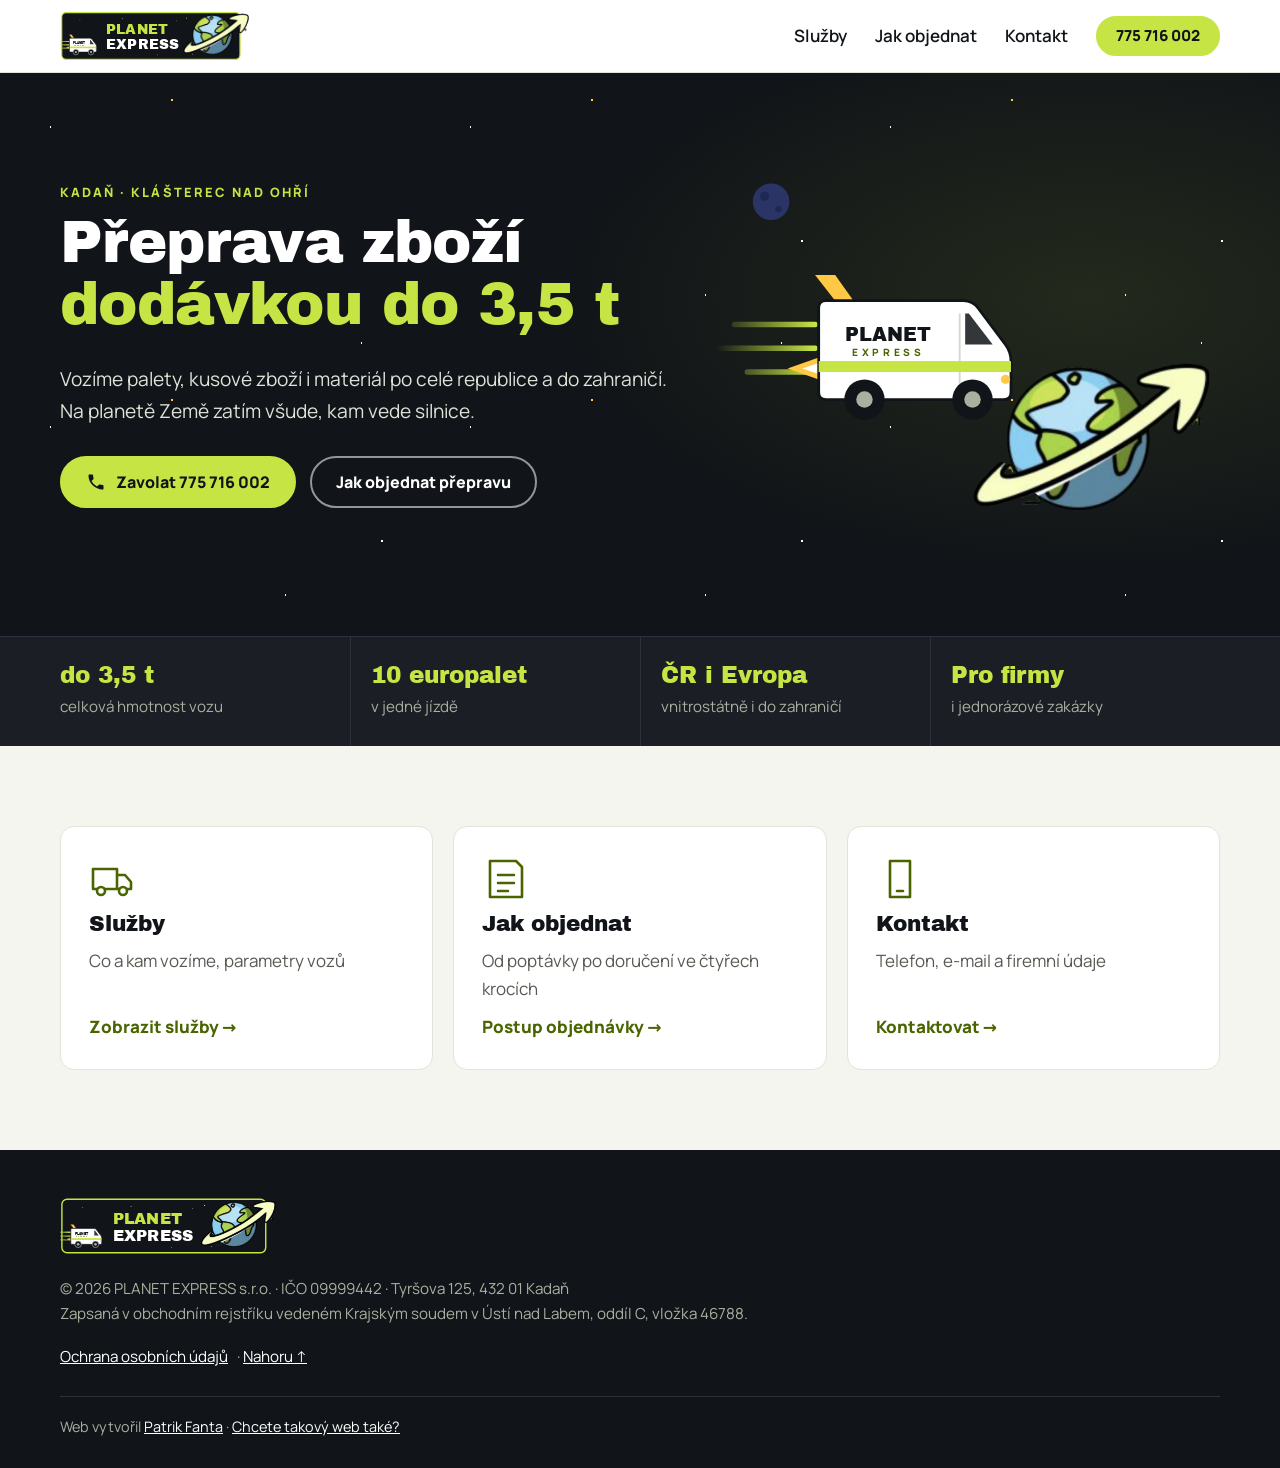
<file: index.html>
<!DOCTYPE html>
<html lang="cs">
<head>
<meta charset="utf-8">
  <meta name="robots" content="noindex">
<meta name="viewport" content="width=device-width, initial-scale=1">
<title>Planet Express | Přeprava zboží dodávkou | Kadaň a Klášterec nad Ohří</title>
<meta name="description" content="Přeprava zboží a palet dodávkou do 3,5 t z Kadaně a Klášterce nad Ohří po celé ČR i do zahraničí. Až 10 europalet v jedné jízdě.">
<link rel="canonical" href="https://patrikfanta-cze.github.io/planet-express-web/">
<meta property="og:type" content="website">
<meta property="og:title" content="Planet Express | Přeprava zboží dodávkou | Kadaň a Klášterec nad Ohří">
<meta property="og:description" content="Přeprava zboží a palet dodávkou do 3,5 t z Kadaně a Klášterce nad Ohří po celé ČR i do zahraničí. Až 10 europalet v jedné jízdě.">
<meta property="og:locale" content="cs_CZ">
<meta name="theme-color" content="#111418">
<link rel="icon" href="favicon.png?v=5" type="image/png">
<link rel="stylesheet" href="css/fonts.css?v=2">
<link rel="stylesheet" href="css/style.css?v=7">
<script type="application/ld+json">
{
  "@context": "https://schema.org",
  "@type": "LocalBusiness",
  "name": "PLANET EXPRESS s.r.o.",
  "description": "Přeprava zboží dodávkou do 3,5 t, až 10 europalet.",
  "url": "https://patrikfanta-cze.github.io/planet-express-web/",
  "telephone": "+420775716002",
  "email": "z.pechanek@gmail.com",
  "foundingDate": "2021",
  "vatID": "CZ09999442",
  "address": { "@type": "PostalAddress", "streetAddress": "Tyršova 125", "postalCode": "43201", "addressLocality": "Kadaň", "addressCountry": "CZ" },
  "areaServed": ["Česká republika", "Evropa"]
}
</script>
</head>
<body>
<a class="skip" href="#obsah">Přeskočit na obsah</a>

<header class="header" id="top">
  <div class="wrap header__inner">
    <a class="brand" href="#top" aria-label="Planet Express – úvod">
      <svg class="logo" viewBox="0 0 920 270" role="img" aria-label="Planet Express">
<defs>
          <linearGradient id="spd-h" x1="0" x2="1"><stop offset="0" stop-color="#c6e443" stop-opacity="0"/><stop offset="1" stop-color="#c6e443"/></linearGradient>
        </defs>
        <!-- černý štítek -->
        <rect x="8" y="22" width="860" height="226" rx="22" fill="#111418" stroke="#c6e443" stroke-width="6"/>
        <!-- hvězdy -->
        <g fill="#fff"><circle cx="300" cy="52" r="2"/><circle cx="560" cy="62" r="1.6"/><circle cx="470" cy="226" r="1.6"/><circle cx="96" cy="58" r="1.6"/><circle cx="640" cy="222" r="2"/></g>
        <circle cx="610" cy="48" r="2.4" fill="#ffc845"/>

        <!-- dodávka -->
        <g transform="translate(-30 40) scale(.62)">
          <path d="M30 196h88M10 222h108M44 248h74" stroke="url(#spd-h)" stroke-width="9" stroke-linecap="round"/>
          <path d="M122 232l-34 12 34 12z" fill="#ffc845" stroke="#111418" stroke-width="3" stroke-linejoin="round"/>
          <path d="M140 170l-22-28h22l20 28z" fill="#ffc845" stroke="#111418" stroke-width="3" stroke-linejoin="round"/>
          <path d="M130 170h150q10 0 16 8l30 40q6 8 6 18v34q0 8-8 8H130q-8 0-8-8v-92q0-8 8-8z" fill="#fff" stroke="#111418" stroke-width="4"/>
          <path d="M286 184l26 34h-30v-34z" fill="#111418" opacity=".85"/>
          <path d="M276 184v86" stroke="#d5d9cc" stroke-width="2"/>
          <rect x="124" y="236" width="206" height="12" fill="#c6e443"/>
          <text x="198" y="214" text-anchor="middle" font-family="Archivo Black, sans-serif" font-size="21" fill="#111418">PLANET</text>
          <text x="198" y="231" text-anchor="middle" font-family="Manrope, sans-serif" font-weight="800" font-size="11" letter-spacing="4" fill="#4a6400">EXPRESS</text>
          <circle cx="326" cy="256" r="5" fill="#ffc845"/>
          <circle cx="172" cy="278" r="22" fill="#111418" stroke="#fff" stroke-width="3"/><circle cx="172" cy="278" r="9" fill="#a9b0a0"/>
          <circle cx="290" cy="278" r="22" fill="#111418" stroke="#fff" stroke-width="3"/><circle cx="290" cy="278" r="9" fill="#a9b0a0"/>
        </g>

        <!-- nápis -->
        <text x="222" y="126" font-family="Archivo Black, sans-serif" font-size="66" fill="#c6e443" letter-spacing="1">PLANET</text>
        <text x="222" y="198" font-family="Archivo Black, sans-serif" font-size="66" fill="#ffffff" letter-spacing="1">EXPRESS</text>

        <!-- planeta se šipkou z originálního loga klienta -->
        <image href="img/planeta.png?v=2" x="585" y="25" width="330" height="204"/>
</svg>
    </a>
    <button class="nav-toggle" type="button" aria-expanded="false" aria-controls="nav">
      <span class="nav-toggle__bars" aria-hidden="true"></span><span class="sr">Menu</span>
    </button>
    <nav class="nav" id="nav">
      <a href="sluzby.html">Služby</a>
      <a href="jak-objednat.html">Jak objednat</a>
      <a href="kontakt.html">Kontakt</a>
      <a class="btn btn--small" href="tel:+420775716002">775 716 002</a>
    </nav>
  </div>
</header>

<main id="obsah">

  <section class="hero sky">
    <div class="wrap hero__inner">
      <div>
        <p class="eyebrow">Kadaň · Klášterec nad Ohří</p>
        <h1>Přeprava zboží<br><span>dodávkou do 3,5&nbsp;t</span></h1>
        <p class="hero__lead">Vozíme palety, kusové zboží i materiál po celé republice a do zahraničí. Na planetě Země zatím všude, kam vede silnice.</p>
        <div class="hero__actions">
          <a class="btn" href="tel:+420775716002"><svg viewBox="0 0 24 24" aria-hidden="true"><path d="M6.6 10.8a15.1 15.1 0 0 0 6.6 6.6l2.2-2.2a1 1 0 0 1 1-.25 11.4 11.4 0 0 0 3.6.57 1 1 0 0 1 1 1V20a1 1 0 0 1-1 1A17 17 0 0 1 3 4a1 1 0 0 1 1-1h3.5a1 1 0 0 1 1 1c0 1.25.2 2.45.57 3.57a1 1 0 0 1-.25 1z"/></svg> Zavolat 775 716 002</a>
          <a class="btn btn--ghost" href="jak-objednat.html">Jak objednat přepravu</a>
        </div>
      </div>
      <div class="hero__art"><svg viewBox="0 0 560 440" role="img" aria-label="Ilustrace: dodávka Planet Express letí vesmírem k zeměkouli">
  <defs>
    <radialGradient id="pl" cx="35%" cy="25%" r="80%">
      <stop offset="0" stop-color="#9fd8ff"/><stop offset=".55" stop-color="#4a9be0"/><stop offset="1" stop-color="#1d4f8a"/>
    </radialGradient>
    <linearGradient id="trail" x1="0" x2="1">
      <stop offset="0" stop-color="#c6e443" stop-opacity="0"/><stop offset="1" stop-color="#c6e443"/>
    </linearGradient>
  </defs>
  <circle cx="70" cy="62" r="20" fill="#2a3566"/><circle cx="63" cy="56" r="5" fill="#1f2852"/><circle cx="78" cy="70" r="3.5" fill="#1f2852"/>
  <image href="img/planeta.png?v=2" x="283" y="236" width="270" height="167"/>
  <g class="van-float">
    <path d="M30 196h88M10 222h108M44 248h74" stroke="url(#trail)" stroke-width="6" stroke-linecap="round"/>
    <path d="M122 232l-34 12 34 12z" fill="#ffc845"/><path d="M122 238l-18 6 18 6z" fill="#fff"/>
    <path d="M140 170l-22-28h22l20 28z" fill="#ffc845"/>
    <path d="M130 170h150q10 0 16 8l30 40q6 8 6 18v34q0 8-8 8H130q-8 0-8-8v-92q0-8 8-8z" fill="#ffffff" stroke="#111418" stroke-width="3"/>
    <path d="M286 184l26 34h-30v-34z" fill="#111418" opacity=".85"/>
    <path d="M276 184v86" stroke="#d5d9cc" stroke-width="2"/>
    <rect x="122" y="236" width="210" height="12" fill="#c6e443"/>
    <text x="198" y="214" text-anchor="middle" font-family="Archivo Black, sans-serif" font-size="21" fill="#111418">PLANET</text>
    <text x="198" y="231" text-anchor="middle" font-family="Manrope, sans-serif" font-weight="800" font-size="11" letter-spacing="4" fill="#4a6400">EXPRESS</text>
    <circle cx="326" cy="256" r="5" fill="#ffc845"/>
    <circle cx="172" cy="278" r="22" fill="#111418"/><circle cx="172" cy="278" r="9" fill="#a9b0a0"/>
    <circle cx="290" cy="278" r="22" fill="#111418"/><circle cx="290" cy="278" r="9" fill="#a9b0a0"/>
  </g>
</svg></div>
    </div>
  </section>

  <section class="facts" aria-label="Ve zkratce">
    <div class="wrap facts__grid">
      <div><strong>do 3,5&nbsp;t</strong><span>celková hmotnost vozu</span></div>
      <div><strong>10 europalet</strong><span>v jedné jízdě</span></div>
      <div><strong>ČR i Evropa</strong><span>vnitrostátně i do zahraničí</span></div>
      <div><strong>Pro firmy</strong><span>i jednorázové zakázky</span></div>
    </div>
  </section>

  <section class="section crossroads" aria-label="Rozcestník">
    <div class="wrap crossroads__grid">
      <a class="tile" href="sluzby.html"><svg viewBox="0 0 48 48" aria-hidden="true" fill="none" stroke="#4a6400" stroke-width="2.6" stroke-linecap="round" stroke-linejoin="round"><path d="M4 14h24v20H4zM28 20h8l6 7v7H28z"/><circle cx="12" cy="36" r="4" fill="#fff"/><circle cx="34" cy="36" r="4" fill="#fff"/></svg><strong>Služby</strong><span>Co a kam vozíme, parametry vozů</span><span class="tile__go">Zobrazit služby →</span></a>
      <a class="tile" href="jak-objednat.html"><svg viewBox="0 0 48 48" aria-hidden="true" fill="none" stroke="#4a6400" stroke-width="2.6" stroke-linecap="round" stroke-linejoin="round"><path d="M14 6h20l6 6v30H8V6h6"/><path d="M16 20h16M16 28h16M16 36h10"/></svg><strong>Jak objednat</strong><span>Od poptávky po doručení ve čtyřech krocích</span><span class="tile__go">Postup objednávky →</span></a>
      <a class="tile" href="kontakt.html"><svg viewBox="0 0 48 48" aria-hidden="true" fill="none" stroke="#4a6400" stroke-width="2.6" stroke-linecap="round" stroke-linejoin="round"><path d="M14 6h20v36H14z"/><path d="M21 36h6"/></svg><strong>Kontakt</strong><span>Telefon, e-mail a firemní údaje</span><span class="tile__go">Kontaktovat →</span></a>
    </div>
  </section>

</main>

<footer class="footer">
  <div class="wrap footer__inner">
    <a class="brand" href="#top" aria-label="Planet Express – úvod">
      <svg class="logo" viewBox="0 0 920 270" role="img" aria-label="Planet Express">
<defs>
          <linearGradient id="spd-f" x1="0" x2="1"><stop offset="0" stop-color="#c6e443" stop-opacity="0"/><stop offset="1" stop-color="#c6e443"/></linearGradient>
        </defs>
        <!-- černý štítek -->
        <rect x="8" y="22" width="860" height="226" rx="22" fill="#111418" stroke="#c6e443" stroke-width="6"/>
        <!-- hvězdy -->
        <g fill="#fff"><circle cx="300" cy="52" r="2"/><circle cx="560" cy="62" r="1.6"/><circle cx="470" cy="226" r="1.6"/><circle cx="96" cy="58" r="1.6"/><circle cx="640" cy="222" r="2"/></g>
        <circle cx="610" cy="48" r="2.4" fill="#ffc845"/>

        <!-- dodávka -->
        <g transform="translate(-30 40) scale(.62)">
          <path d="M30 196h88M10 222h108M44 248h74" stroke="url(#spd-f)" stroke-width="9" stroke-linecap="round"/>
          <path d="M122 232l-34 12 34 12z" fill="#ffc845" stroke="#111418" stroke-width="3" stroke-linejoin="round"/>
          <path d="M140 170l-22-28h22l20 28z" fill="#ffc845" stroke="#111418" stroke-width="3" stroke-linejoin="round"/>
          <path d="M130 170h150q10 0 16 8l30 40q6 8 6 18v34q0 8-8 8H130q-8 0-8-8v-92q0-8 8-8z" fill="#fff" stroke="#111418" stroke-width="4"/>
          <path d="M286 184l26 34h-30v-34z" fill="#111418" opacity=".85"/>
          <path d="M276 184v86" stroke="#d5d9cc" stroke-width="2"/>
          <rect x="124" y="236" width="206" height="12" fill="#c6e443"/>
          <text x="198" y="214" text-anchor="middle" font-family="Archivo Black, sans-serif" font-size="21" fill="#111418">PLANET</text>
          <text x="198" y="231" text-anchor="middle" font-family="Manrope, sans-serif" font-weight="800" font-size="11" letter-spacing="4" fill="#4a6400">EXPRESS</text>
          <circle cx="326" cy="256" r="5" fill="#ffc845"/>
          <circle cx="172" cy="278" r="22" fill="#111418" stroke="#fff" stroke-width="3"/><circle cx="172" cy="278" r="9" fill="#a9b0a0"/>
          <circle cx="290" cy="278" r="22" fill="#111418" stroke="#fff" stroke-width="3"/><circle cx="290" cy="278" r="9" fill="#a9b0a0"/>
        </g>

        <!-- nápis -->
        <text x="222" y="126" font-family="Archivo Black, sans-serif" font-size="66" fill="#c6e443" letter-spacing="1">PLANET</text>
        <text x="222" y="198" font-family="Archivo Black, sans-serif" font-size="66" fill="#ffffff" letter-spacing="1">EXPRESS</text>

        <!-- planeta se šipkou z originálního loga klienta -->
        <image href="img/planeta.png?v=2" x="585" y="25" width="330" height="204"/>
</svg>
    </a>
    <span>© <span id="rok">2026</span> PLANET EXPRESS s.r.o. · IČO 09999442 · Tyršova 125, 432 01 Kadaň<br>Zapsaná v obchodním rejstříku vedeném Krajským soudem v Ústí nad Labem, oddíl C, vložka 46788.</span>
    <span class="footer__links"><a href="ochrana-osobnich-udaju.html">Ochrana osobních údajů</a> · <a href="#top">Nahoru ↑</a></span>
    <p class="made">Web vytvořil <a href="https://patrikfanta.cz/?ref=planet-express" target="_blank" rel="noopener">Patrik Fanta</a> · <a href="https://patrikfanta.cz/?ref=planet-express" target="_blank" rel="noopener">Chcete takový web také?</a></p>
  </div>
</footer>

<a class="call-fab" href="tel:+420775716002" aria-label="Zavolat na 775 716 002">
  <svg viewBox="0 0 24 24" aria-hidden="true"><path d="M6.6 10.8a15.1 15.1 0 0 0 6.6 6.6l2.2-2.2a1 1 0 0 1 1-.25 11.4 11.4 0 0 0 3.6.57 1 1 0 0 1 1 1V20a1 1 0 0 1-1 1A17 17 0 0 1 3 4a1 1 0 0 1 1-1h3.5a1 1 0 0 1 1 1c0 1.25.2 2.45.57 3.57a1 1 0 0 1-.25 1z"/></svg>
</a>

<script src="js/main.js?v=1"></script>
<!-- Anonymní měření návštěvnosti bez cookies (GoatCounter), skript hostovaný lokálně -->
<script data-goatcounter="https://planet-express.stat.patrikfanta.cz/count" async src="js/count.js"></script>
</body>
</html>
</file>
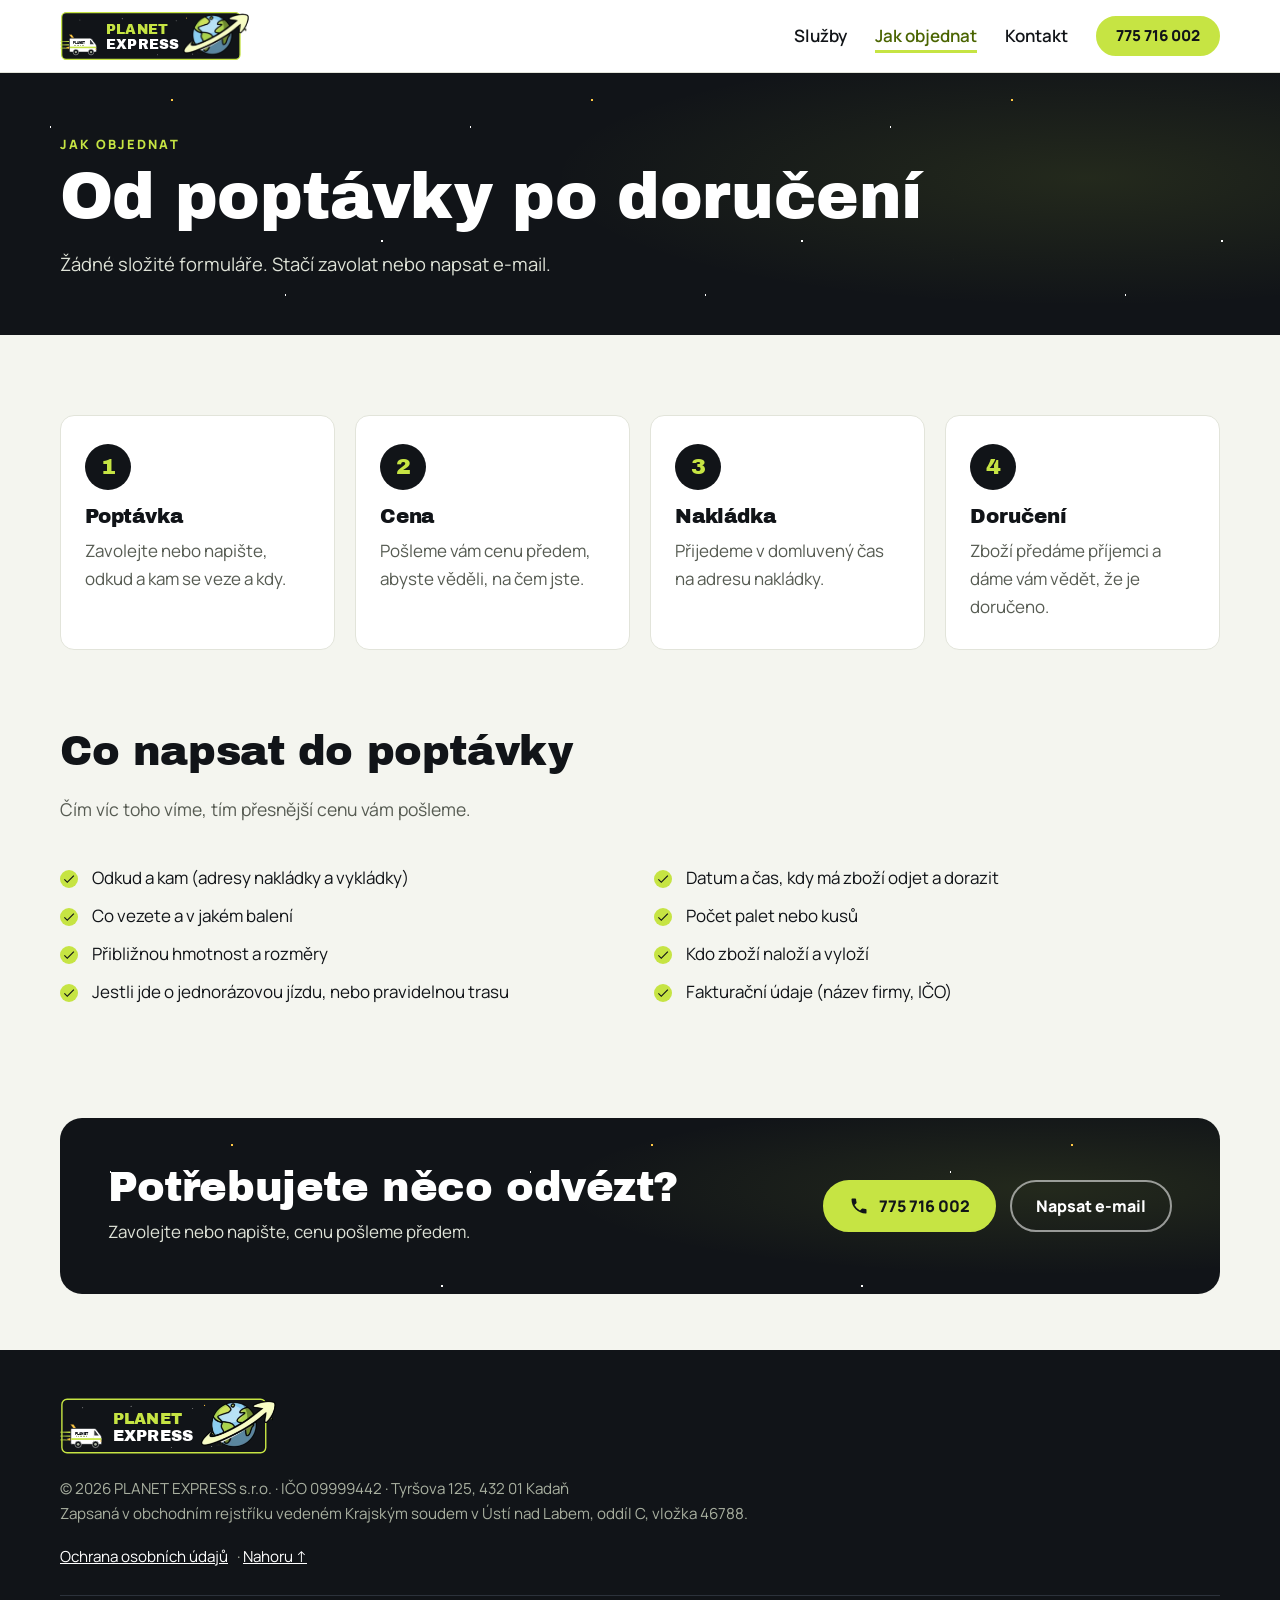
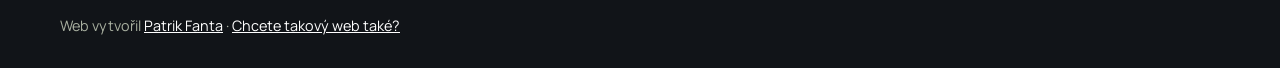
<file: jak-objednat.html>
<!DOCTYPE html>
<html lang="cs">
<head>
<meta charset="utf-8">
  <meta name="robots" content="noindex">
<meta name="viewport" content="width=device-width, initial-scale=1">
<title>Jak objednat přepravu | Planet Express</title>
<meta name="description" content="Jak objednat přepravu zboží u Planet Express: poptávka, cena předem, nakládka a doručení. Co uvést v poptávce.">
<link rel="canonical" href="https://patrikfanta-cze.github.io/planet-express-web/jak-objednat.html">
<meta property="og:type" content="website">
<meta property="og:title" content="Jak objednat přepravu | Planet Express">
<meta property="og:description" content="Jak objednat přepravu zboží u Planet Express: poptávka, cena předem, nakládka a doručení. Co uvést v poptávce.">
<meta property="og:locale" content="cs_CZ">
<meta name="theme-color" content="#111418">
<link rel="icon" href="favicon.png?v=5" type="image/png">
<link rel="stylesheet" href="css/fonts.css?v=2">
<link rel="stylesheet" href="css/style.css?v=7">
</head>
<body>
<a class="skip" href="#obsah">Přeskočit na obsah</a>

<header class="header" id="top">
  <div class="wrap header__inner">
    <a class="brand" href="index.html" aria-label="Planet Express – úvod">
      <svg class="logo" viewBox="0 0 920 270" role="img" aria-label="Planet Express">
<defs>
          <linearGradient id="spd-h" x1="0" x2="1"><stop offset="0" stop-color="#c6e443" stop-opacity="0"/><stop offset="1" stop-color="#c6e443"/></linearGradient>
        </defs>
        <!-- černý štítek -->
        <rect x="8" y="22" width="860" height="226" rx="22" fill="#111418" stroke="#c6e443" stroke-width="6"/>
        <!-- hvězdy -->
        <g fill="#fff"><circle cx="300" cy="52" r="2"/><circle cx="560" cy="62" r="1.6"/><circle cx="470" cy="226" r="1.6"/><circle cx="96" cy="58" r="1.6"/><circle cx="640" cy="222" r="2"/></g>
        <circle cx="610" cy="48" r="2.4" fill="#ffc845"/>

        <!-- dodávka -->
        <g transform="translate(-30 40) scale(.62)">
          <path d="M30 196h88M10 222h108M44 248h74" stroke="url(#spd-h)" stroke-width="9" stroke-linecap="round"/>
          <path d="M122 232l-34 12 34 12z" fill="#ffc845" stroke="#111418" stroke-width="3" stroke-linejoin="round"/>
          <path d="M140 170l-22-28h22l20 28z" fill="#ffc845" stroke="#111418" stroke-width="3" stroke-linejoin="round"/>
          <path d="M130 170h150q10 0 16 8l30 40q6 8 6 18v34q0 8-8 8H130q-8 0-8-8v-92q0-8 8-8z" fill="#fff" stroke="#111418" stroke-width="4"/>
          <path d="M286 184l26 34h-30v-34z" fill="#111418" opacity=".85"/>
          <path d="M276 184v86" stroke="#d5d9cc" stroke-width="2"/>
          <rect x="124" y="236" width="206" height="12" fill="#c6e443"/>
          <text x="198" y="214" text-anchor="middle" font-family="Archivo Black, sans-serif" font-size="21" fill="#111418">PLANET</text>
          <text x="198" y="231" text-anchor="middle" font-family="Manrope, sans-serif" font-weight="800" font-size="11" letter-spacing="4" fill="#4a6400">EXPRESS</text>
          <circle cx="326" cy="256" r="5" fill="#ffc845"/>
          <circle cx="172" cy="278" r="22" fill="#111418" stroke="#fff" stroke-width="3"/><circle cx="172" cy="278" r="9" fill="#a9b0a0"/>
          <circle cx="290" cy="278" r="22" fill="#111418" stroke="#fff" stroke-width="3"/><circle cx="290" cy="278" r="9" fill="#a9b0a0"/>
        </g>

        <!-- nápis -->
        <text x="222" y="126" font-family="Archivo Black, sans-serif" font-size="66" fill="#c6e443" letter-spacing="1">PLANET</text>
        <text x="222" y="198" font-family="Archivo Black, sans-serif" font-size="66" fill="#ffffff" letter-spacing="1">EXPRESS</text>

        <!-- planeta se šipkou z originálního loga klienta -->
        <image href="img/planeta.png?v=2" x="585" y="25" width="330" height="204"/>
</svg>
    </a>
    <button class="nav-toggle" type="button" aria-expanded="false" aria-controls="nav">
      <span class="nav-toggle__bars" aria-hidden="true"></span><span class="sr">Menu</span>
    </button>
    <nav class="nav" id="nav">
      <a href="sluzby.html">Služby</a>
      <a href="jak-objednat.html" aria-current="page">Jak objednat</a>
      <a href="kontakt.html">Kontakt</a>
      <a class="btn btn--small" href="tel:+420775716002">775 716 002</a>
    </nav>
  </div>
</header>

<main id="obsah">

  <section class="page-head sky">
    <div class="wrap">
      <p class="eyebrow">Jak objednat</p>
      <h1>Od poptávky po doručení</h1>
      <p>Žádné složité formuláře. Stačí zavolat nebo napsat e-mail.</p>
    </div>
  </section>

  <section class="section">
    <div class="wrap">
      <h2 class="sr-only">Postup ve čtyřech krocích</h2>
      <ol class="steps">
        <li><h3>Poptávka</h3><p>Zavolejte nebo napište, odkud a kam se veze a kdy.</p></li>
        <li><h3>Cena</h3><p>Pošleme vám cenu předem, abyste věděli, na čem jste.</p></li>
        <li><h3>Nakládka</h3><p>Přijedeme v domluvený čas na adresu nakládky.</p></li>
        <li><h3>Doručení</h3><p>Zboží předáme příjemci a dáme vám vědět, že je doručeno.</p></li>
      </ol>
    </div>
  </section>

  <section class="section section--tight" style="padding-top:0">
    <div class="wrap">
      <div class="section__head">
        <h2>Co napsat do poptávky</h2>
        <p>Čím víc toho víme, tím přesnější cenu vám pošleme.</p>
      </div>
      <ul class="checklist">
        <li>Odkud a kam (adresy nakládky a vykládky)</li>
        <li>Datum a čas, kdy má zboží odjet a dorazit</li>
        <li>Co vezete a v jakém balení</li>
        <li>Počet palet nebo kusů</li>
        <li>Přibližnou hmotnost a rozměry</li>
        <li>Kdo zboží naloží a vyloží</li>
        <li>Jestli jde o jednorázovou jízdu, nebo pravidelnou trasu</li>
        <li>Fakturační údaje (název firmy, IČO)</li>
      </ul>
    </div>
  </section>

  <section class="section section--tight">
    <div class="wrap">
      <div class="cta sky">
        <div>
          <h2>Potřebujete něco odvézt?</h2>
          <p>Zavolejte nebo napište, cenu pošleme předem.</p>
        </div>
        <div class="hero__actions" style="margin:0">
          <a class="btn" href="tel:+420775716002"><svg viewBox="0 0 24 24" aria-hidden="true"><path d="M6.6 10.8a15.1 15.1 0 0 0 6.6 6.6l2.2-2.2a1 1 0 0 1 1-.25 11.4 11.4 0 0 0 3.6.57 1 1 0 0 1 1 1V20a1 1 0 0 1-1 1A17 17 0 0 1 3 4a1 1 0 0 1 1-1h3.5a1 1 0 0 1 1 1c0 1.25.2 2.45.57 3.57a1 1 0 0 1-.25 1z"/></svg> 775 716 002</a>
          <a class="btn btn--ghost" href="mailto:z.pechanek@gmail.com?subject=Popt%C3%A1vka%20p%C5%99epravy">Napsat e-mail</a>
        </div>
      </div>
    </div>
  </section>

</main>

<footer class="footer">
  <div class="wrap footer__inner">
    <a class="brand" href="index.html" aria-label="Planet Express – úvod">
      <svg class="logo" viewBox="0 0 920 270" role="img" aria-label="Planet Express">
<defs>
          <linearGradient id="spd-f" x1="0" x2="1"><stop offset="0" stop-color="#c6e443" stop-opacity="0"/><stop offset="1" stop-color="#c6e443"/></linearGradient>
        </defs>
        <!-- černý štítek -->
        <rect x="8" y="22" width="860" height="226" rx="22" fill="#111418" stroke="#c6e443" stroke-width="6"/>
        <!-- hvězdy -->
        <g fill="#fff"><circle cx="300" cy="52" r="2"/><circle cx="560" cy="62" r="1.6"/><circle cx="470" cy="226" r="1.6"/><circle cx="96" cy="58" r="1.6"/><circle cx="640" cy="222" r="2"/></g>
        <circle cx="610" cy="48" r="2.4" fill="#ffc845"/>

        <!-- dodávka -->
        <g transform="translate(-30 40) scale(.62)">
          <path d="M30 196h88M10 222h108M44 248h74" stroke="url(#spd-f)" stroke-width="9" stroke-linecap="round"/>
          <path d="M122 232l-34 12 34 12z" fill="#ffc845" stroke="#111418" stroke-width="3" stroke-linejoin="round"/>
          <path d="M140 170l-22-28h22l20 28z" fill="#ffc845" stroke="#111418" stroke-width="3" stroke-linejoin="round"/>
          <path d="M130 170h150q10 0 16 8l30 40q6 8 6 18v34q0 8-8 8H130q-8 0-8-8v-92q0-8 8-8z" fill="#fff" stroke="#111418" stroke-width="4"/>
          <path d="M286 184l26 34h-30v-34z" fill="#111418" opacity=".85"/>
          <path d="M276 184v86" stroke="#d5d9cc" stroke-width="2"/>
          <rect x="124" y="236" width="206" height="12" fill="#c6e443"/>
          <text x="198" y="214" text-anchor="middle" font-family="Archivo Black, sans-serif" font-size="21" fill="#111418">PLANET</text>
          <text x="198" y="231" text-anchor="middle" font-family="Manrope, sans-serif" font-weight="800" font-size="11" letter-spacing="4" fill="#4a6400">EXPRESS</text>
          <circle cx="326" cy="256" r="5" fill="#ffc845"/>
          <circle cx="172" cy="278" r="22" fill="#111418" stroke="#fff" stroke-width="3"/><circle cx="172" cy="278" r="9" fill="#a9b0a0"/>
          <circle cx="290" cy="278" r="22" fill="#111418" stroke="#fff" stroke-width="3"/><circle cx="290" cy="278" r="9" fill="#a9b0a0"/>
        </g>

        <!-- nápis -->
        <text x="222" y="126" font-family="Archivo Black, sans-serif" font-size="66" fill="#c6e443" letter-spacing="1">PLANET</text>
        <text x="222" y="198" font-family="Archivo Black, sans-serif" font-size="66" fill="#ffffff" letter-spacing="1">EXPRESS</text>

        <!-- planeta se šipkou z originálního loga klienta -->
        <image href="img/planeta.png?v=2" x="585" y="25" width="330" height="204"/>
</svg>
    </a>
    <span>© <span id="rok">2026</span> PLANET EXPRESS s.r.o. · IČO 09999442 · Tyršova 125, 432 01 Kadaň<br>Zapsaná v obchodním rejstříku vedeném Krajským soudem v Ústí nad Labem, oddíl C, vložka 46788.</span>
    <span class="footer__links"><a href="ochrana-osobnich-udaju.html">Ochrana osobních údajů</a> · <a href="#top">Nahoru ↑</a></span>
    <p class="made">Web vytvořil <a href="https://patrikfanta.cz/?ref=planet-express" target="_blank" rel="noopener">Patrik Fanta</a> · <a href="https://patrikfanta.cz/?ref=planet-express" target="_blank" rel="noopener">Chcete takový web také?</a></p>
  </div>
</footer>

<a class="call-fab" href="tel:+420775716002" aria-label="Zavolat na 775 716 002">
  <svg viewBox="0 0 24 24" aria-hidden="true"><path d="M6.6 10.8a15.1 15.1 0 0 0 6.6 6.6l2.2-2.2a1 1 0 0 1 1-.25 11.4 11.4 0 0 0 3.6.57 1 1 0 0 1 1 1V20a1 1 0 0 1-1 1A17 17 0 0 1 3 4a1 1 0 0 1 1-1h3.5a1 1 0 0 1 1 1c0 1.25.2 2.45.57 3.57a1 1 0 0 1-.25 1z"/></svg>
</a>

<script src="js/main.js?v=1"></script>
<!-- Anonymní měření návštěvnosti bez cookies (GoatCounter), skript hostovaný lokálně -->
<script data-goatcounter="https://planet-express.stat.patrikfanta.cz/count" async src="js/count.js"></script>
</body>
</html>
</file>
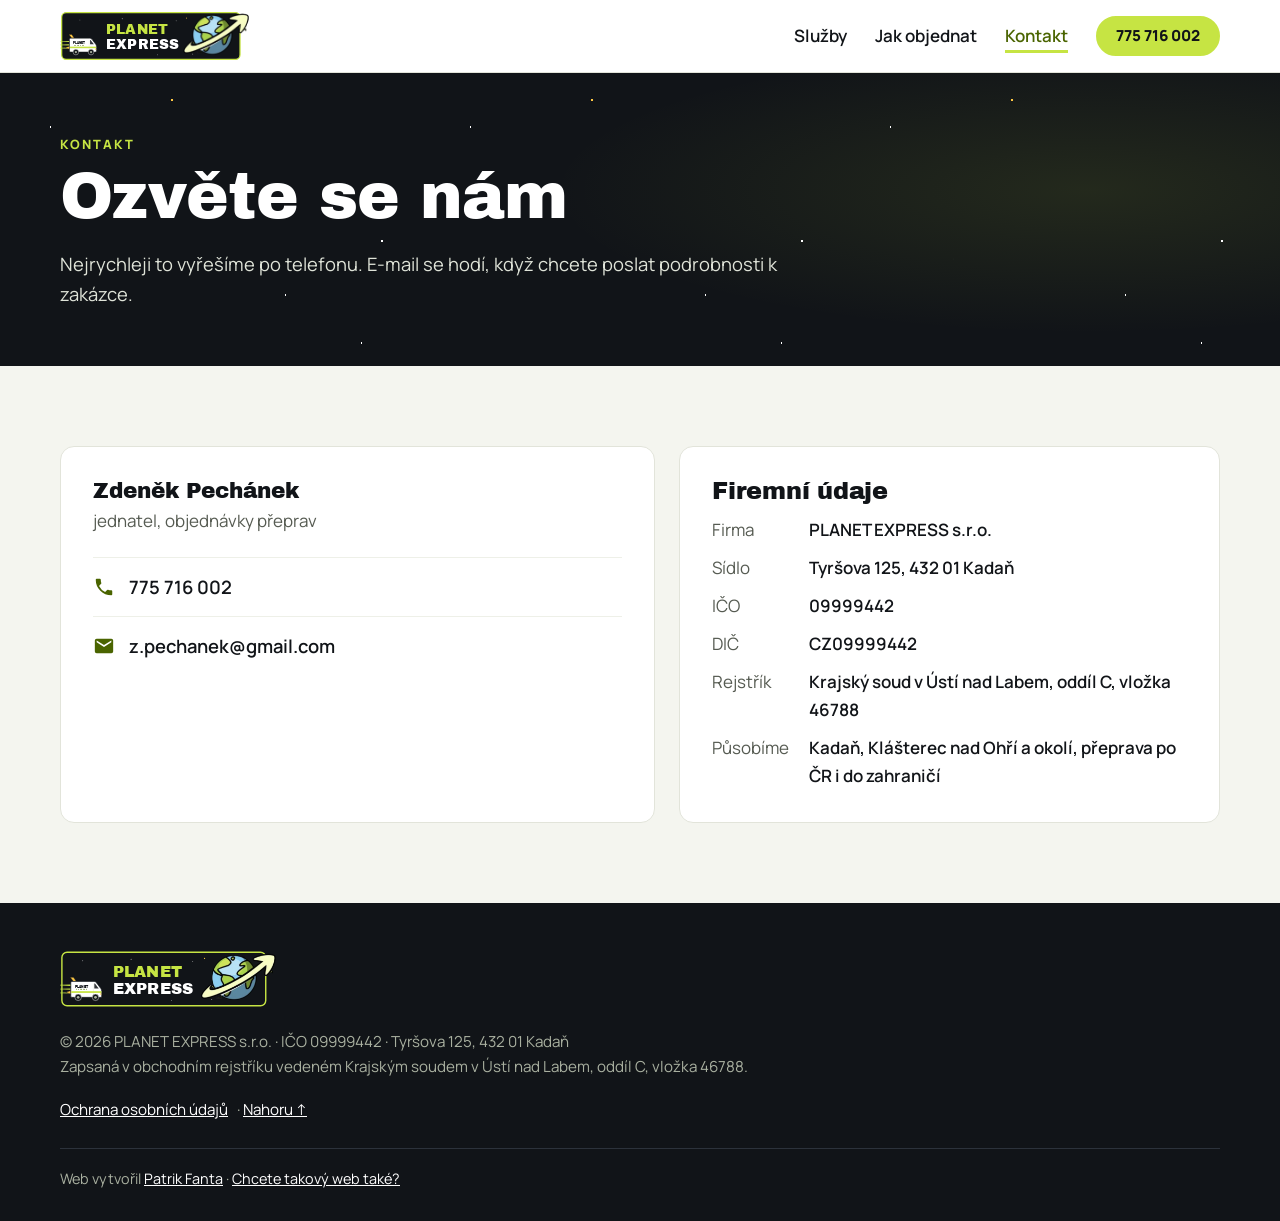
<file: kontakt.html>
<!DOCTYPE html>
<html lang="cs">
<head>
<meta charset="utf-8">
  <meta name="robots" content="noindex">
<meta name="viewport" content="width=device-width, initial-scale=1">
<title>Kontakt | Planet Express – přeprava zboží Kadaň</title>
<meta name="description" content="Kontakt na Planet Express: Zdeněk Pechánek, tel. 775 716 002, z.pechanek@gmail.com. PLANET EXPRESS s.r.o., Tyršova 125, Kadaň.">
<link rel="canonical" href="https://patrikfanta-cze.github.io/planet-express-web/kontakt.html">
<meta property="og:type" content="website">
<meta property="og:title" content="Kontakt | Planet Express – přeprava zboží Kadaň">
<meta property="og:description" content="Kontakt na Planet Express: Zdeněk Pechánek, tel. 775 716 002, z.pechanek@gmail.com. PLANET EXPRESS s.r.o., Tyršova 125, Kadaň.">
<meta property="og:locale" content="cs_CZ">
<meta name="theme-color" content="#111418">
<link rel="icon" href="favicon.png?v=5" type="image/png">
<link rel="stylesheet" href="css/fonts.css?v=2">
<link rel="stylesheet" href="css/style.css?v=7">
</head>
<body>
<a class="skip" href="#obsah">Přeskočit na obsah</a>

<header class="header" id="top">
  <div class="wrap header__inner">
    <a class="brand" href="index.html" aria-label="Planet Express – úvod">
      <svg class="logo" viewBox="0 0 920 270" role="img" aria-label="Planet Express">
<defs>
          <linearGradient id="spd-h" x1="0" x2="1"><stop offset="0" stop-color="#c6e443" stop-opacity="0"/><stop offset="1" stop-color="#c6e443"/></linearGradient>
        </defs>
        <!-- černý štítek -->
        <rect x="8" y="22" width="860" height="226" rx="22" fill="#111418" stroke="#c6e443" stroke-width="6"/>
        <!-- hvězdy -->
        <g fill="#fff"><circle cx="300" cy="52" r="2"/><circle cx="560" cy="62" r="1.6"/><circle cx="470" cy="226" r="1.6"/><circle cx="96" cy="58" r="1.6"/><circle cx="640" cy="222" r="2"/></g>
        <circle cx="610" cy="48" r="2.4" fill="#ffc845"/>

        <!-- dodávka -->
        <g transform="translate(-30 40) scale(.62)">
          <path d="M30 196h88M10 222h108M44 248h74" stroke="url(#spd-h)" stroke-width="9" stroke-linecap="round"/>
          <path d="M122 232l-34 12 34 12z" fill="#ffc845" stroke="#111418" stroke-width="3" stroke-linejoin="round"/>
          <path d="M140 170l-22-28h22l20 28z" fill="#ffc845" stroke="#111418" stroke-width="3" stroke-linejoin="round"/>
          <path d="M130 170h150q10 0 16 8l30 40q6 8 6 18v34q0 8-8 8H130q-8 0-8-8v-92q0-8 8-8z" fill="#fff" stroke="#111418" stroke-width="4"/>
          <path d="M286 184l26 34h-30v-34z" fill="#111418" opacity=".85"/>
          <path d="M276 184v86" stroke="#d5d9cc" stroke-width="2"/>
          <rect x="124" y="236" width="206" height="12" fill="#c6e443"/>
          <text x="198" y="214" text-anchor="middle" font-family="Archivo Black, sans-serif" font-size="21" fill="#111418">PLANET</text>
          <text x="198" y="231" text-anchor="middle" font-family="Manrope, sans-serif" font-weight="800" font-size="11" letter-spacing="4" fill="#4a6400">EXPRESS</text>
          <circle cx="326" cy="256" r="5" fill="#ffc845"/>
          <circle cx="172" cy="278" r="22" fill="#111418" stroke="#fff" stroke-width="3"/><circle cx="172" cy="278" r="9" fill="#a9b0a0"/>
          <circle cx="290" cy="278" r="22" fill="#111418" stroke="#fff" stroke-width="3"/><circle cx="290" cy="278" r="9" fill="#a9b0a0"/>
        </g>

        <!-- nápis -->
        <text x="222" y="126" font-family="Archivo Black, sans-serif" font-size="66" fill="#c6e443" letter-spacing="1">PLANET</text>
        <text x="222" y="198" font-family="Archivo Black, sans-serif" font-size="66" fill="#ffffff" letter-spacing="1">EXPRESS</text>

        <!-- planeta se šipkou z originálního loga klienta -->
        <image href="img/planeta.png?v=2" x="585" y="25" width="330" height="204"/>
</svg>
    </a>
    <button class="nav-toggle" type="button" aria-expanded="false" aria-controls="nav">
      <span class="nav-toggle__bars" aria-hidden="true"></span><span class="sr">Menu</span>
    </button>
    <nav class="nav" id="nav">
      <a href="sluzby.html">Služby</a>
      <a href="jak-objednat.html">Jak objednat</a>
      <a href="kontakt.html" aria-current="page">Kontakt</a>
      <a class="btn btn--small" href="tel:+420775716002">775 716 002</a>
    </nav>
  </div>
</header>

<main id="obsah">

  <section class="page-head sky">
    <div class="wrap">
      <p class="eyebrow">Kontakt</p>
      <h1>Ozvěte se nám</h1>
      <p>Nejrychleji to vyřešíme po telefonu. E-mail se hodí, když chcete poslat podrobnosti k zakázce.</p>
    </div>
  </section>

  <section class="section" id="kontakt">
    <div class="wrap contact">
      <div class="contact__card">
        <p class="contact__person">Zdeněk Pechánek</p>
        <p class="contact__role">jednatel, objednávky přeprav</p>
        <div class="contact__line"><svg viewBox="0 0 24 24" aria-hidden="true"><path d="M6.6 10.8a15.1 15.1 0 0 0 6.6 6.6l2.2-2.2a1 1 0 0 1 1-.25 11.4 11.4 0 0 0 3.6.57 1 1 0 0 1 1 1V20a1 1 0 0 1-1 1A17 17 0 0 1 3 4a1 1 0 0 1 1-1h3.5a1 1 0 0 1 1 1c0 1.25.2 2.45.57 3.57a1 1 0 0 1-.25 1z"/></svg><a href="tel:+420775716002">775 716 002</a></div>
        <div class="contact__line"><svg viewBox="0 0 24 24" aria-hidden="true"><path d="M20 4H4a2 2 0 0 0-2 2v12a2 2 0 0 0 2 2h16a2 2 0 0 0 2-2V6a2 2 0 0 0-2-2zm0 4-8 5-8-5V6l8 5 8-5z"/></svg><a href="mailto:z.pechanek@gmail.com?subject=Popt%C3%A1vka%20p%C5%99epravy">z.pechanek@gmail.com</a></div>
      </div>
      <div class="contact__card">
        <h2 style="font-size:1.5rem">Firemní údaje</h2>
        <dl>
          <dt>Firma</dt><dd>PLANET EXPRESS s.r.o.</dd>
          <dt>Sídlo</dt><dd>Tyršova 125, 432 01 Kadaň</dd>
          <dt>IČO</dt><dd>09999442</dd>
          <dt>DIČ</dt><dd>CZ09999442</dd>
          <dt>Rejstřík</dt><dd>Krajský soud v Ústí nad Labem, oddíl C, vložka 46788</dd>
          <dt>Působíme</dt><dd>Kadaň, Klášterec nad Ohří a okolí, přeprava po ČR i do zahraničí</dd>
        </dl>
      </div>
    </div>
  </section>

</main>

<footer class="footer">
  <div class="wrap footer__inner">
    <a class="brand" href="index.html" aria-label="Planet Express – úvod">
      <svg class="logo" viewBox="0 0 920 270" role="img" aria-label="Planet Express">
<defs>
          <linearGradient id="spd-f" x1="0" x2="1"><stop offset="0" stop-color="#c6e443" stop-opacity="0"/><stop offset="1" stop-color="#c6e443"/></linearGradient>
        </defs>
        <!-- černý štítek -->
        <rect x="8" y="22" width="860" height="226" rx="22" fill="#111418" stroke="#c6e443" stroke-width="6"/>
        <!-- hvězdy -->
        <g fill="#fff"><circle cx="300" cy="52" r="2"/><circle cx="560" cy="62" r="1.6"/><circle cx="470" cy="226" r="1.6"/><circle cx="96" cy="58" r="1.6"/><circle cx="640" cy="222" r="2"/></g>
        <circle cx="610" cy="48" r="2.4" fill="#ffc845"/>

        <!-- dodávka -->
        <g transform="translate(-30 40) scale(.62)">
          <path d="M30 196h88M10 222h108M44 248h74" stroke="url(#spd-f)" stroke-width="9" stroke-linecap="round"/>
          <path d="M122 232l-34 12 34 12z" fill="#ffc845" stroke="#111418" stroke-width="3" stroke-linejoin="round"/>
          <path d="M140 170l-22-28h22l20 28z" fill="#ffc845" stroke="#111418" stroke-width="3" stroke-linejoin="round"/>
          <path d="M130 170h150q10 0 16 8l30 40q6 8 6 18v34q0 8-8 8H130q-8 0-8-8v-92q0-8 8-8z" fill="#fff" stroke="#111418" stroke-width="4"/>
          <path d="M286 184l26 34h-30v-34z" fill="#111418" opacity=".85"/>
          <path d="M276 184v86" stroke="#d5d9cc" stroke-width="2"/>
          <rect x="124" y="236" width="206" height="12" fill="#c6e443"/>
          <text x="198" y="214" text-anchor="middle" font-family="Archivo Black, sans-serif" font-size="21" fill="#111418">PLANET</text>
          <text x="198" y="231" text-anchor="middle" font-family="Manrope, sans-serif" font-weight="800" font-size="11" letter-spacing="4" fill="#4a6400">EXPRESS</text>
          <circle cx="326" cy="256" r="5" fill="#ffc845"/>
          <circle cx="172" cy="278" r="22" fill="#111418" stroke="#fff" stroke-width="3"/><circle cx="172" cy="278" r="9" fill="#a9b0a0"/>
          <circle cx="290" cy="278" r="22" fill="#111418" stroke="#fff" stroke-width="3"/><circle cx="290" cy="278" r="9" fill="#a9b0a0"/>
        </g>

        <!-- nápis -->
        <text x="222" y="126" font-family="Archivo Black, sans-serif" font-size="66" fill="#c6e443" letter-spacing="1">PLANET</text>
        <text x="222" y="198" font-family="Archivo Black, sans-serif" font-size="66" fill="#ffffff" letter-spacing="1">EXPRESS</text>

        <!-- planeta se šipkou z originálního loga klienta -->
        <image href="img/planeta.png?v=2" x="585" y="25" width="330" height="204"/>
</svg>
    </a>
    <span>© <span id="rok">2026</span> PLANET EXPRESS s.r.o. · IČO 09999442 · Tyršova 125, 432 01 Kadaň<br>Zapsaná v obchodním rejstříku vedeném Krajským soudem v Ústí nad Labem, oddíl C, vložka 46788.</span>
    <span class="footer__links"><a href="ochrana-osobnich-udaju.html">Ochrana osobních údajů</a> · <a href="#top">Nahoru ↑</a></span>
    <p class="made">Web vytvořil <a href="https://patrikfanta.cz/?ref=planet-express" target="_blank" rel="noopener">Patrik Fanta</a> · <a href="https://patrikfanta.cz/?ref=planet-express" target="_blank" rel="noopener">Chcete takový web také?</a></p>
  </div>
</footer>

<a class="call-fab" href="tel:+420775716002" aria-label="Zavolat na 775 716 002">
  <svg viewBox="0 0 24 24" aria-hidden="true"><path d="M6.6 10.8a15.1 15.1 0 0 0 6.6 6.6l2.2-2.2a1 1 0 0 1 1-.25 11.4 11.4 0 0 0 3.6.57 1 1 0 0 1 1 1V20a1 1 0 0 1-1 1A17 17 0 0 1 3 4a1 1 0 0 1 1-1h3.5a1 1 0 0 1 1 1c0 1.25.2 2.45.57 3.57a1 1 0 0 1-.25 1z"/></svg>
</a>

<script src="js/main.js?v=1"></script>
<!-- Anonymní měření návštěvnosti bez cookies (GoatCounter), skript hostovaný lokálně -->
<script data-goatcounter="https://planet-express.stat.patrikfanta.cz/count" async src="js/count.js"></script>
</body>
</html>
</file>
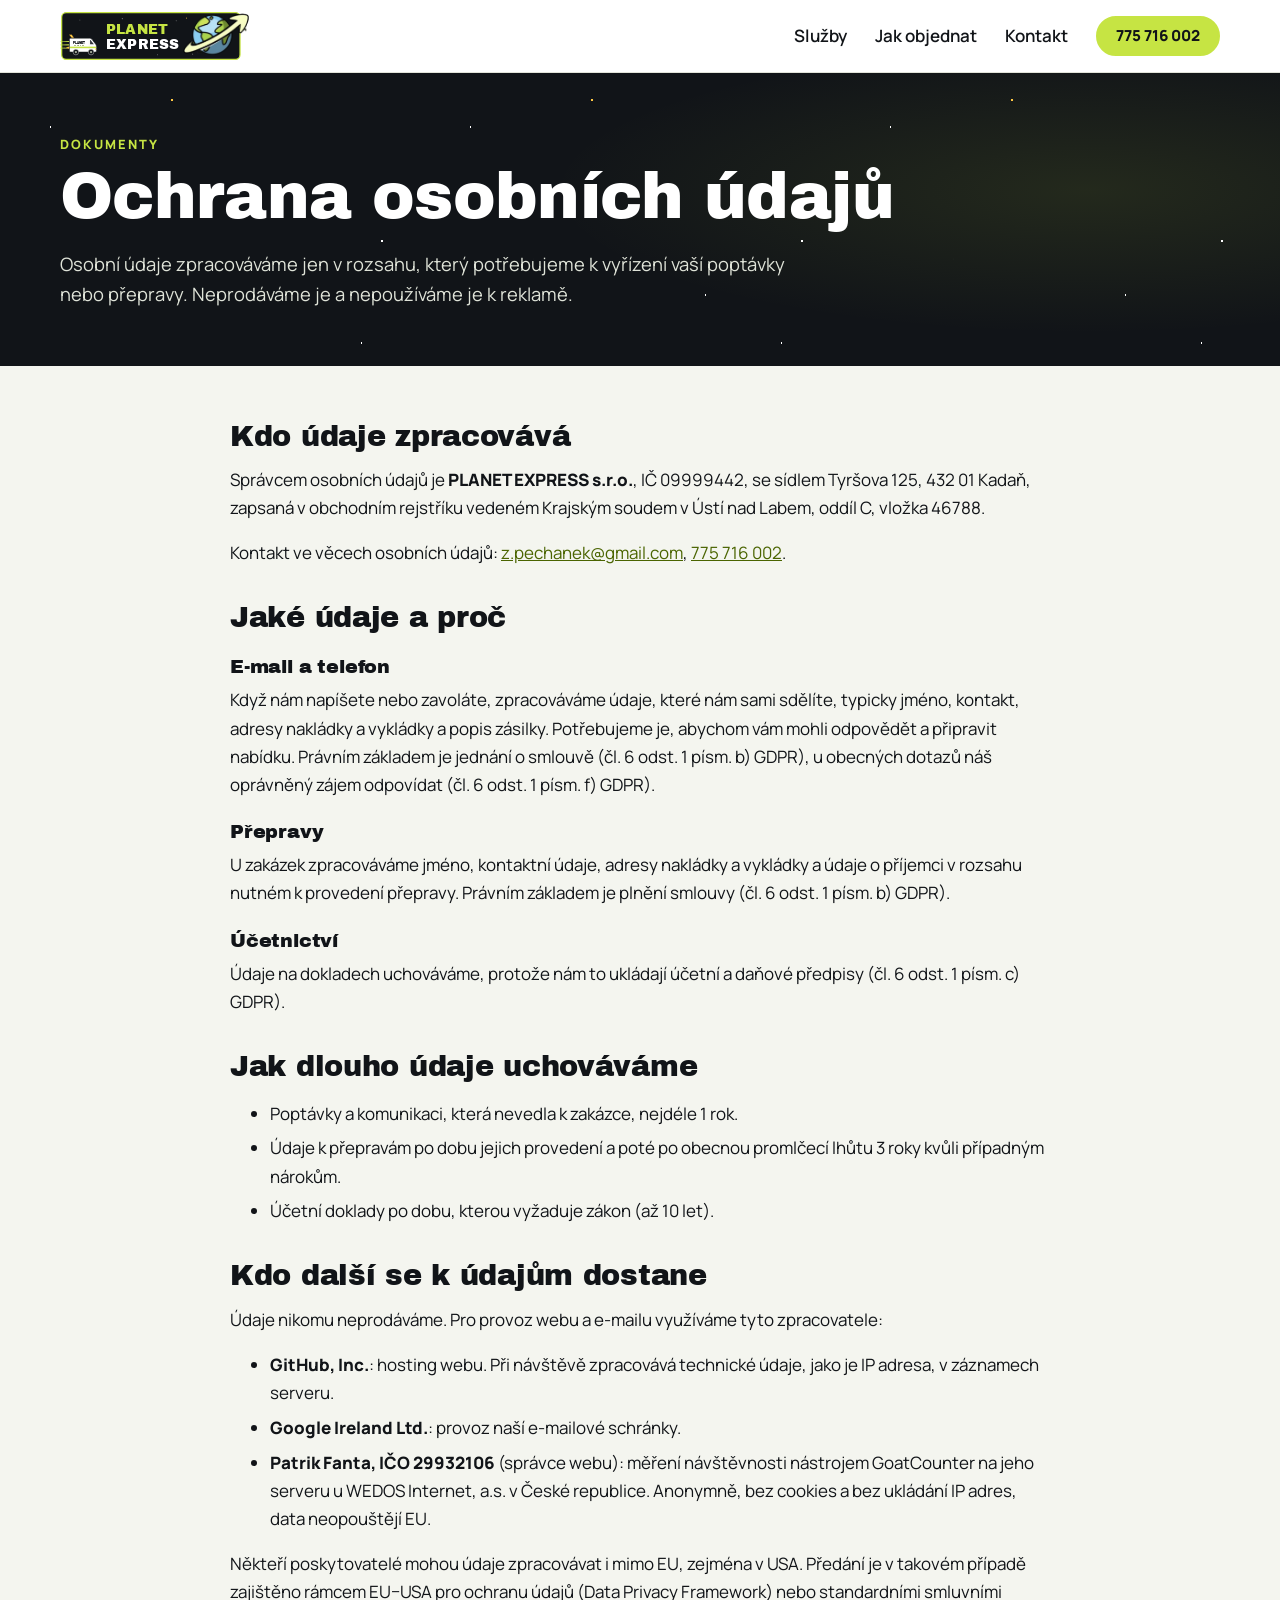
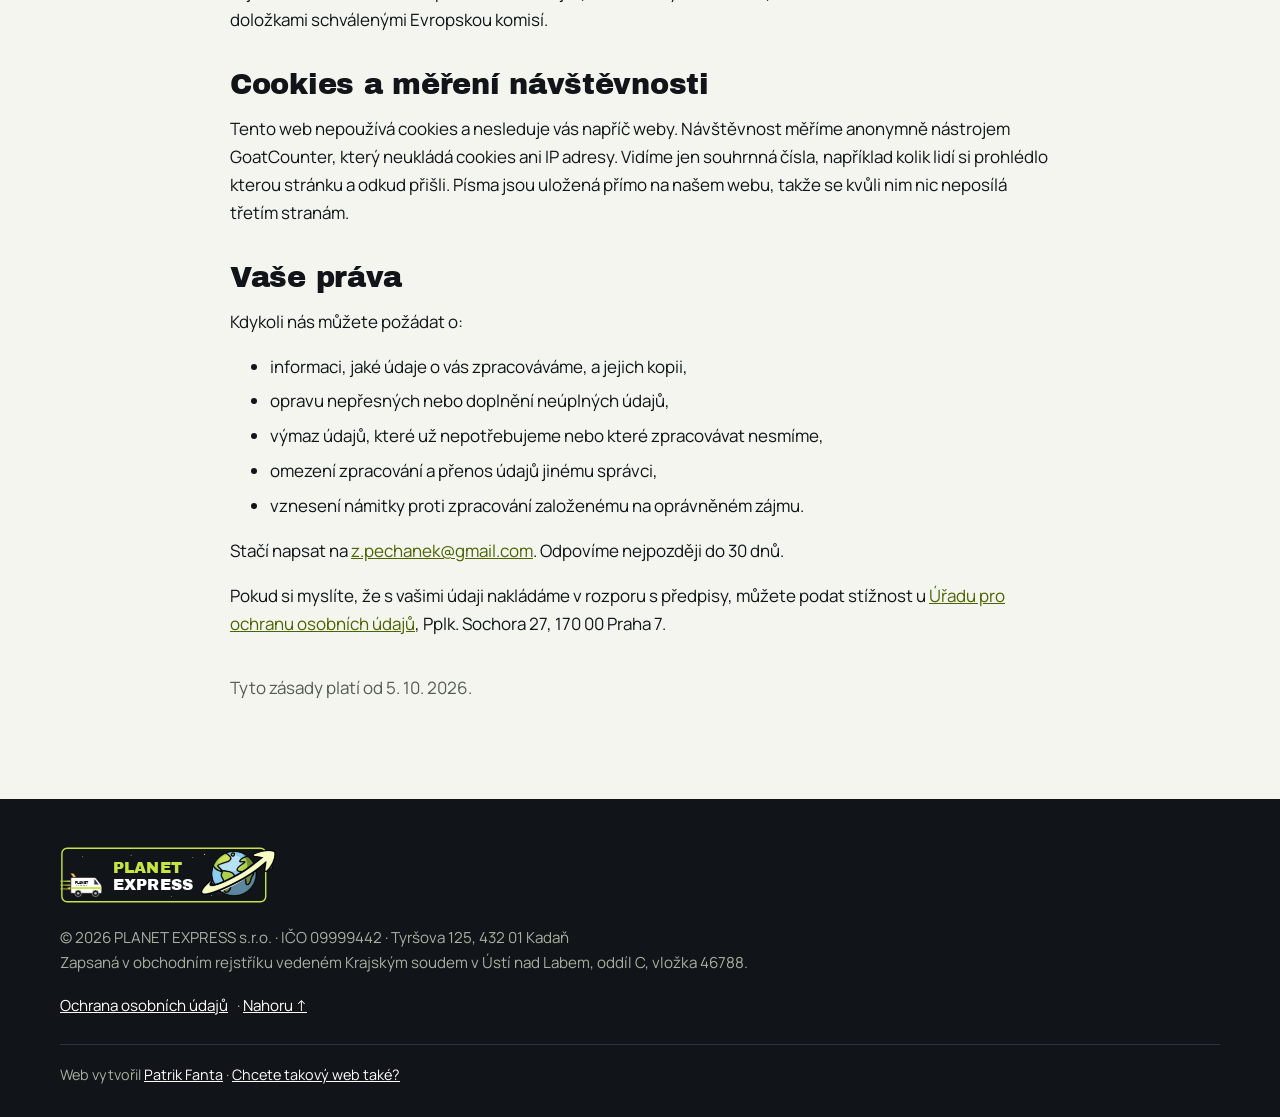
<file: ochrana-osobnich-udaju.html>
<!DOCTYPE html>
<html lang="cs">
<head>
<meta charset="utf-8">
  <meta name="robots" content="noindex">
<meta name="viewport" content="width=device-width, initial-scale=1">
<title>Ochrana osobních údajů | Planet Express</title>
<meta name="description" content="Jak PLANET EXPRESS s.r.o. zpracovává osobní údaje.">
<link rel="canonical" href="https://patrikfanta-cze.github.io/planet-express-web/ochrana-osobnich-udaju.html">
<meta property="og:type" content="website">
<meta property="og:title" content="Ochrana osobních údajů | Planet Express">
<meta property="og:description" content="Jak PLANET EXPRESS s.r.o. zpracovává osobní údaje.">
<meta property="og:locale" content="cs_CZ">
<meta name="theme-color" content="#111418">
<link rel="icon" href="favicon.png?v=5" type="image/png">
<link rel="stylesheet" href="css/fonts.css?v=2">
<link rel="stylesheet" href="css/style.css?v=7">
</head>
<body>
<a class="skip" href="#obsah">Přeskočit na obsah</a>

<header class="header" id="top">
  <div class="wrap header__inner">
    <a class="brand" href="index.html" aria-label="Planet Express – úvod">
      <svg class="logo" viewBox="0 0 920 270" role="img" aria-label="Planet Express">
<defs>
          <linearGradient id="spd-h" x1="0" x2="1"><stop offset="0" stop-color="#c6e443" stop-opacity="0"/><stop offset="1" stop-color="#c6e443"/></linearGradient>
        </defs>
        <!-- černý štítek -->
        <rect x="8" y="22" width="860" height="226" rx="22" fill="#111418" stroke="#c6e443" stroke-width="6"/>
        <!-- hvězdy -->
        <g fill="#fff"><circle cx="300" cy="52" r="2"/><circle cx="560" cy="62" r="1.6"/><circle cx="470" cy="226" r="1.6"/><circle cx="96" cy="58" r="1.6"/><circle cx="640" cy="222" r="2"/></g>
        <circle cx="610" cy="48" r="2.4" fill="#ffc845"/>

        <!-- dodávka -->
        <g transform="translate(-30 40) scale(.62)">
          <path d="M30 196h88M10 222h108M44 248h74" stroke="url(#spd-h)" stroke-width="9" stroke-linecap="round"/>
          <path d="M122 232l-34 12 34 12z" fill="#ffc845" stroke="#111418" stroke-width="3" stroke-linejoin="round"/>
          <path d="M140 170l-22-28h22l20 28z" fill="#ffc845" stroke="#111418" stroke-width="3" stroke-linejoin="round"/>
          <path d="M130 170h150q10 0 16 8l30 40q6 8 6 18v34q0 8-8 8H130q-8 0-8-8v-92q0-8 8-8z" fill="#fff" stroke="#111418" stroke-width="4"/>
          <path d="M286 184l26 34h-30v-34z" fill="#111418" opacity=".85"/>
          <path d="M276 184v86" stroke="#d5d9cc" stroke-width="2"/>
          <rect x="124" y="236" width="206" height="12" fill="#c6e443"/>
          <text x="198" y="214" text-anchor="middle" font-family="Archivo Black, sans-serif" font-size="21" fill="#111418">PLANET</text>
          <text x="198" y="231" text-anchor="middle" font-family="Manrope, sans-serif" font-weight="800" font-size="11" letter-spacing="4" fill="#4a6400">EXPRESS</text>
          <circle cx="326" cy="256" r="5" fill="#ffc845"/>
          <circle cx="172" cy="278" r="22" fill="#111418" stroke="#fff" stroke-width="3"/><circle cx="172" cy="278" r="9" fill="#a9b0a0"/>
          <circle cx="290" cy="278" r="22" fill="#111418" stroke="#fff" stroke-width="3"/><circle cx="290" cy="278" r="9" fill="#a9b0a0"/>
        </g>

        <!-- nápis -->
        <text x="222" y="126" font-family="Archivo Black, sans-serif" font-size="66" fill="#c6e443" letter-spacing="1">PLANET</text>
        <text x="222" y="198" font-family="Archivo Black, sans-serif" font-size="66" fill="#ffffff" letter-spacing="1">EXPRESS</text>

        <!-- planeta se šipkou z originálního loga klienta -->
        <image href="img/planeta.png?v=2" x="585" y="25" width="330" height="204"/>
</svg>
    </a>
    <button class="nav-toggle" type="button" aria-expanded="false" aria-controls="nav">
      <span class="nav-toggle__bars" aria-hidden="true"></span><span class="sr">Menu</span>
    </button>
    <nav class="nav" id="nav">
      <a href="sluzby.html">Služby</a>
      <a href="jak-objednat.html">Jak objednat</a>
      <a href="kontakt.html">Kontakt</a>
      <a class="btn btn--small" href="tel:+420775716002">775 716 002</a>
    </nav>
  </div>
</header>

<main id="obsah">

  <section class="page-head sky">
    <div class="wrap">
      <p class="eyebrow">Dokumenty</p>
      <h1>Ochrana osobních údajů</h1>
      <p>Osobní údaje zpracováváme jen v rozsahu, který potřebujeme k vyřízení vaší poptávky nebo přepravy. Neprodáváme je a nepoužíváme je k reklamě.</p>
    </div>
  </section>

<div class="legal">
  <div class="wrap">

    <section>
      <h2>Kdo údaje zpracovává</h2>
      <p>Správcem osobních údajů je <strong>PLANET EXPRESS s.r.o.</strong>, IČ 09999442, se sídlem Tyršova 125, 432 01 Kadaň, zapsaná v obchodním rejstříku vedeném Krajským soudem v Ústí nad Labem, oddíl C, vložka 46788.</p>
      <p>Kontakt ve věcech osobních údajů: <a href="mailto:z.pechanek@gmail.com">z.pechanek@gmail.com</a>, <a href="tel:+420775716002">775 716 002</a>.</p>
    </section>

    <section>
      <h2>Jaké údaje a proč</h2>
      <h3>E-mail a telefon</h3>
      <p>Když nám napíšete nebo zavoláte, zpracováváme údaje, které nám sami sdělíte, typicky jméno, kontakt, adresy nakládky a vykládky a popis zásilky. Potřebujeme je, abychom vám mohli odpovědět a připravit nabídku. Právním základem je jednání o smlouvě (čl. 6 odst. 1 písm. b) GDPR), u obecných dotazů náš oprávněný zájem odpovídat (čl. 6 odst. 1 písm. f) GDPR).</p>
      <h3>Přepravy</h3>
      <p>U zakázek zpracováváme jméno, kontaktní údaje, adresy nakládky a vykládky a údaje o příjemci v rozsahu nutném k provedení přepravy. Právním základem je plnění smlouvy (čl. 6 odst. 1 písm. b) GDPR).</p>
      <h3>Účetnictví</h3>
      <p>Údaje na dokladech uchováváme, protože nám to ukládají účetní a daňové předpisy (čl. 6 odst. 1 písm. c) GDPR).</p>
    </section>

    <section>
      <h2>Jak dlouho údaje uchováváme</h2>
      <ul>
        <li>Poptávky a komunikaci, která nevedla k zakázce, nejdéle 1 rok.</li>
        <li>Údaje k přepravám po dobu jejich provedení a poté po obecnou promlčecí lhůtu 3 roky kvůli případným nárokům.</li>
        <li>Účetní doklady po dobu, kterou vyžaduje zákon (až 10 let).</li>
      </ul>
    </section>

    <section>
      <h2>Kdo další se k údajům dostane</h2>
      <p>Údaje nikomu neprodáváme. Pro provoz webu a e-mailu využíváme tyto zpracovatele:</p>
      <ul>
        <li><strong>GitHub, Inc.</strong>: hosting webu. Při návštěvě zpracovává technické údaje, jako je IP adresa, v záznamech serveru.</li>
        <li><strong>Google Ireland Ltd.</strong>: provoz naší e-mailové schránky.</li>
        <li><strong>Patrik Fanta, IČO 29932106</strong> (správce webu): měření návštěvnosti nástrojem GoatCounter na jeho serveru u WEDOS Internet, a.s. v České republice. Anonymně, bez cookies a bez ukládání IP adres, data neopouštějí EU.</li>
      </ul>
      <p>Někteří poskytovatelé mohou údaje zpracovávat i mimo EU, zejména v USA. Předání je v takovém případě zajištěno rámcem EU–USA pro ochranu údajů (Data Privacy Framework) nebo standardními smluvními doložkami schválenými Evropskou komisí.</p>
    </section>

    <section>
      <h2>Cookies a měření návštěvnosti</h2>
      <p>Tento web nepoužívá cookies a nesleduje vás napříč weby. Návštěvnost měříme anonymně nástrojem GoatCounter, který neukládá cookies ani IP adresy. Vidíme jen souhrnná čísla, například kolik lidí si prohlédlo kterou stránku a odkud přišli. Písma jsou uložená přímo na našem webu, takže se kvůli nim nic neposílá třetím stranám.</p>
    </section>

    <section>
      <h2>Vaše práva</h2>
      <p>Kdykoli nás můžete požádat o:</p>
      <ul>
        <li>informaci, jaké údaje o vás zpracováváme, a jejich kopii,</li>
        <li>opravu nepřesných nebo doplnění neúplných údajů,</li>
        <li>výmaz údajů, které už nepotřebujeme nebo které zpracovávat nesmíme,</li>
        <li>omezení zpracování a přenos údajů jinému správci,</li>
        <li>vznesení námitky proti zpracování založenému na oprávněném zájmu.</li>
      </ul>
      <p>Stačí napsat na <a href="mailto:z.pechanek@gmail.com">z.pechanek@gmail.com</a>. Odpovíme nejpozději do 30 dnů.</p>
      <p>Pokud si myslíte, že s vašimi údaji nakládáme v rozporu s předpisy, můžete podat stížnost u <a href="https://uoou.gov.cz" target="_blank" rel="noopener">Úřadu pro ochranu osobních údajů</a>, Pplk. Sochora 27, 170 00 Praha 7.</p>
    </section>

    <p class="legal-date">Tyto zásady platí od 5. 10. 2026.</p>
  </div>
</div>

</main>

<footer class="footer">
  <div class="wrap footer__inner">
    <a class="brand" href="index.html" aria-label="Planet Express – úvod">
      <svg class="logo" viewBox="0 0 920 270" role="img" aria-label="Planet Express">
<defs>
          <linearGradient id="spd-f" x1="0" x2="1"><stop offset="0" stop-color="#c6e443" stop-opacity="0"/><stop offset="1" stop-color="#c6e443"/></linearGradient>
        </defs>
        <!-- černý štítek -->
        <rect x="8" y="22" width="860" height="226" rx="22" fill="#111418" stroke="#c6e443" stroke-width="6"/>
        <!-- hvězdy -->
        <g fill="#fff"><circle cx="300" cy="52" r="2"/><circle cx="560" cy="62" r="1.6"/><circle cx="470" cy="226" r="1.6"/><circle cx="96" cy="58" r="1.6"/><circle cx="640" cy="222" r="2"/></g>
        <circle cx="610" cy="48" r="2.4" fill="#ffc845"/>

        <!-- dodávka -->
        <g transform="translate(-30 40) scale(.62)">
          <path d="M30 196h88M10 222h108M44 248h74" stroke="url(#spd-f)" stroke-width="9" stroke-linecap="round"/>
          <path d="M122 232l-34 12 34 12z" fill="#ffc845" stroke="#111418" stroke-width="3" stroke-linejoin="round"/>
          <path d="M140 170l-22-28h22l20 28z" fill="#ffc845" stroke="#111418" stroke-width="3" stroke-linejoin="round"/>
          <path d="M130 170h150q10 0 16 8l30 40q6 8 6 18v34q0 8-8 8H130q-8 0-8-8v-92q0-8 8-8z" fill="#fff" stroke="#111418" stroke-width="4"/>
          <path d="M286 184l26 34h-30v-34z" fill="#111418" opacity=".85"/>
          <path d="M276 184v86" stroke="#d5d9cc" stroke-width="2"/>
          <rect x="124" y="236" width="206" height="12" fill="#c6e443"/>
          <text x="198" y="214" text-anchor="middle" font-family="Archivo Black, sans-serif" font-size="21" fill="#111418">PLANET</text>
          <text x="198" y="231" text-anchor="middle" font-family="Manrope, sans-serif" font-weight="800" font-size="11" letter-spacing="4" fill="#4a6400">EXPRESS</text>
          <circle cx="326" cy="256" r="5" fill="#ffc845"/>
          <circle cx="172" cy="278" r="22" fill="#111418" stroke="#fff" stroke-width="3"/><circle cx="172" cy="278" r="9" fill="#a9b0a0"/>
          <circle cx="290" cy="278" r="22" fill="#111418" stroke="#fff" stroke-width="3"/><circle cx="290" cy="278" r="9" fill="#a9b0a0"/>
        </g>

        <!-- nápis -->
        <text x="222" y="126" font-family="Archivo Black, sans-serif" font-size="66" fill="#c6e443" letter-spacing="1">PLANET</text>
        <text x="222" y="198" font-family="Archivo Black, sans-serif" font-size="66" fill="#ffffff" letter-spacing="1">EXPRESS</text>

        <!-- planeta se šipkou z originálního loga klienta -->
        <image href="img/planeta.png?v=2" x="585" y="25" width="330" height="204"/>
</svg>
    </a>
    <span>© <span id="rok">2026</span> PLANET EXPRESS s.r.o. · IČO 09999442 · Tyršova 125, 432 01 Kadaň<br>Zapsaná v obchodním rejstříku vedeném Krajským soudem v Ústí nad Labem, oddíl C, vložka 46788.</span>
    <span class="footer__links"><a href="ochrana-osobnich-udaju.html">Ochrana osobních údajů</a> · <a href="#top">Nahoru ↑</a></span>
    <p class="made">Web vytvořil <a href="https://patrikfanta.cz/?ref=planet-express" target="_blank" rel="noopener">Patrik Fanta</a> · <a href="https://patrikfanta.cz/?ref=planet-express" target="_blank" rel="noopener">Chcete takový web také?</a></p>
  </div>
</footer>

<a class="call-fab" href="tel:+420775716002" aria-label="Zavolat na 775 716 002">
  <svg viewBox="0 0 24 24" aria-hidden="true"><path d="M6.6 10.8a15.1 15.1 0 0 0 6.6 6.6l2.2-2.2a1 1 0 0 1 1-.25 11.4 11.4 0 0 0 3.6.57 1 1 0 0 1 1 1V20a1 1 0 0 1-1 1A17 17 0 0 1 3 4a1 1 0 0 1 1-1h3.5a1 1 0 0 1 1 1c0 1.25.2 2.45.57 3.57a1 1 0 0 1-.25 1z"/></svg>
</a>

<script src="js/main.js?v=1"></script>
<!-- Anonymní měření návštěvnosti bez cookies (GoatCounter), skript hostovaný lokálně -->
<script data-goatcounter="https://planet-express.stat.patrikfanta.cz/count" async src="js/count.js"></script>
</body>
</html>
</file>
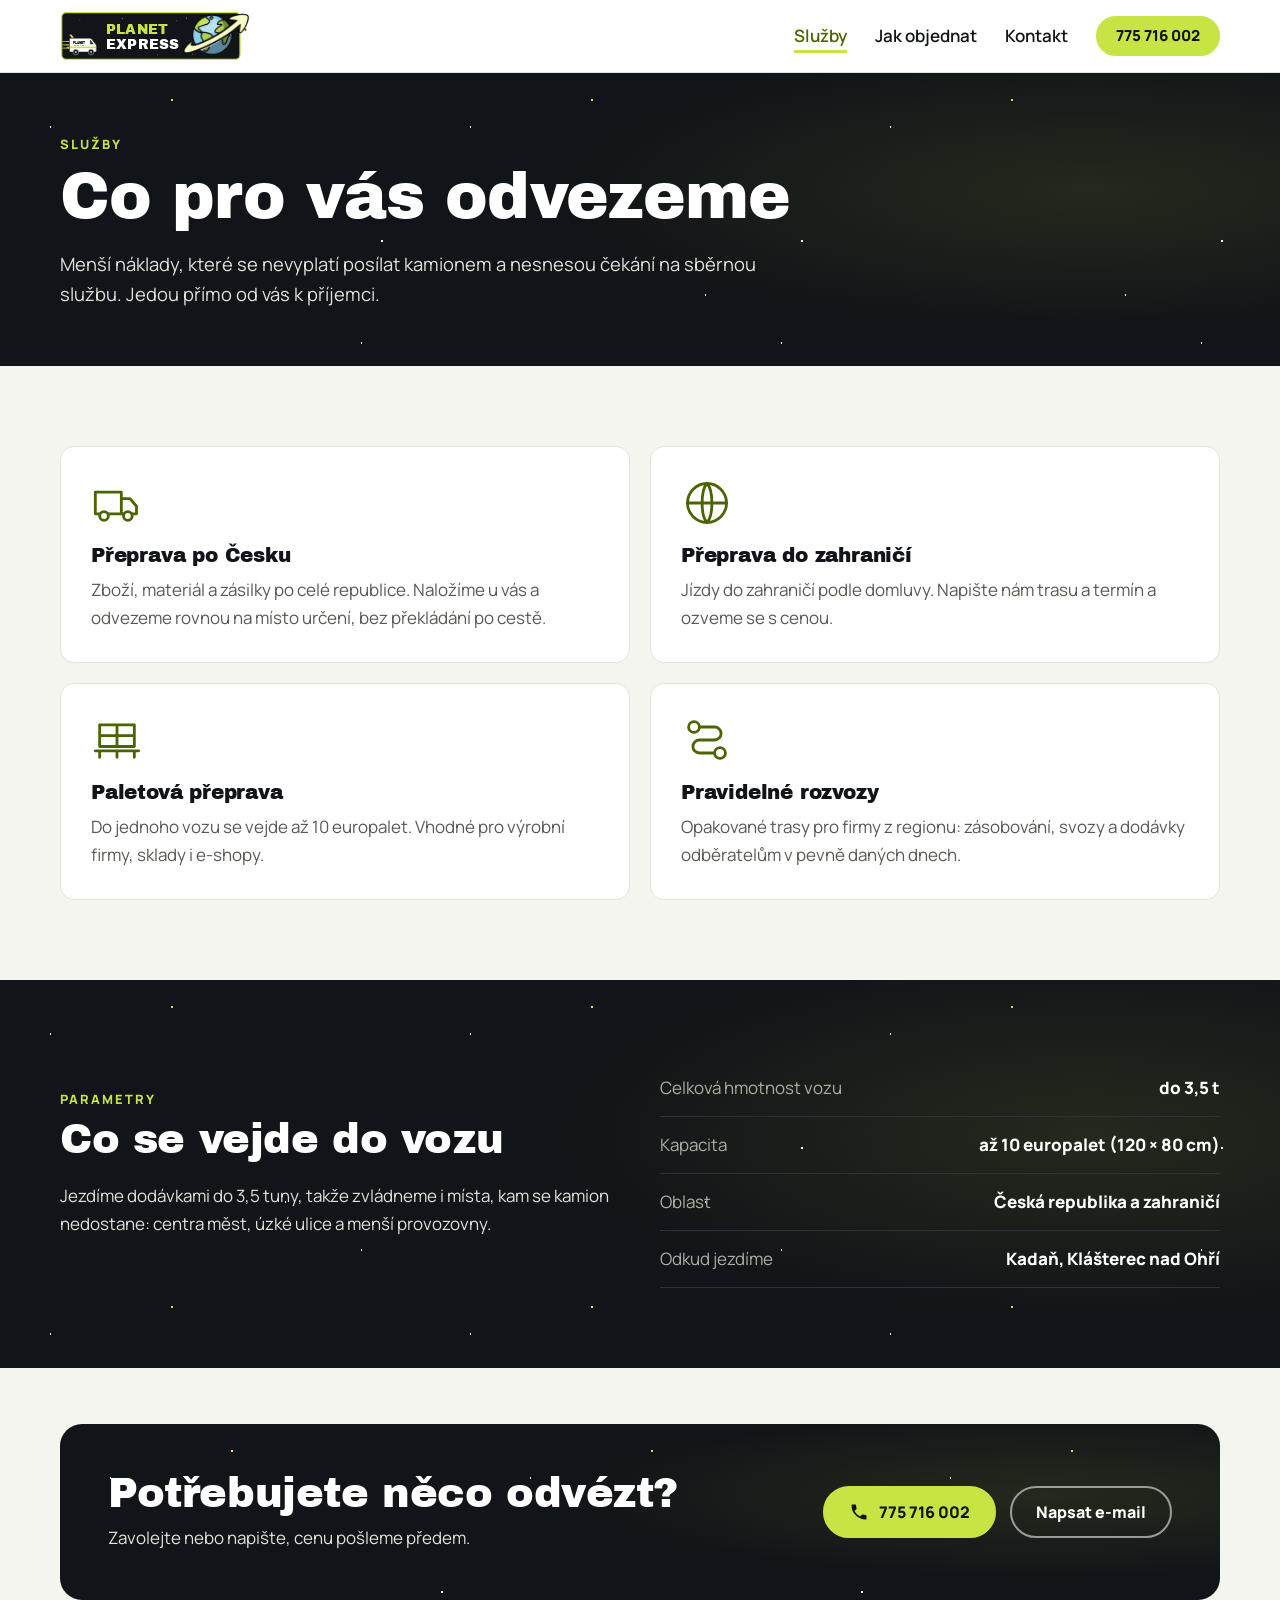
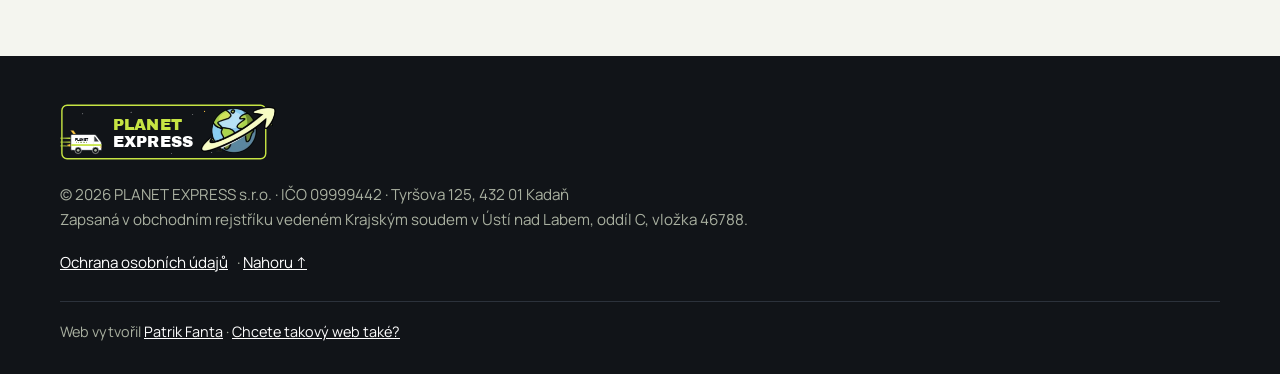
<file: sluzby.html>
<!DOCTYPE html>
<html lang="cs">
<head>
<meta charset="utf-8">
  <meta name="robots" content="noindex">
<meta name="viewport" content="width=device-width, initial-scale=1">
<title>Služby | Planet Express – přeprava zboží dodávkou</title>
<meta name="description" content="Vnitrostátní i mezinárodní přeprava zboží dodávkou do 3,5 t, paletová přeprava až 10 europalet a pravidelné rozvozy pro firmy.">
<link rel="canonical" href="https://patrikfanta-cze.github.io/planet-express-web/sluzby.html">
<meta property="og:type" content="website">
<meta property="og:title" content="Služby | Planet Express – přeprava zboží dodávkou">
<meta property="og:description" content="Vnitrostátní i mezinárodní přeprava zboží dodávkou do 3,5 t, paletová přeprava až 10 europalet a pravidelné rozvozy pro firmy.">
<meta property="og:locale" content="cs_CZ">
<meta name="theme-color" content="#111418">
<link rel="icon" href="favicon.png?v=5" type="image/png">
<link rel="stylesheet" href="css/fonts.css?v=2">
<link rel="stylesheet" href="css/style.css?v=7">
</head>
<body>
<a class="skip" href="#obsah">Přeskočit na obsah</a>

<header class="header" id="top">
  <div class="wrap header__inner">
    <a class="brand" href="index.html" aria-label="Planet Express – úvod">
      <svg class="logo" viewBox="0 0 920 270" role="img" aria-label="Planet Express">
<defs>
          <linearGradient id="spd-h" x1="0" x2="1"><stop offset="0" stop-color="#c6e443" stop-opacity="0"/><stop offset="1" stop-color="#c6e443"/></linearGradient>
        </defs>
        <!-- černý štítek -->
        <rect x="8" y="22" width="860" height="226" rx="22" fill="#111418" stroke="#c6e443" stroke-width="6"/>
        <!-- hvězdy -->
        <g fill="#fff"><circle cx="300" cy="52" r="2"/><circle cx="560" cy="62" r="1.6"/><circle cx="470" cy="226" r="1.6"/><circle cx="96" cy="58" r="1.6"/><circle cx="640" cy="222" r="2"/></g>
        <circle cx="610" cy="48" r="2.4" fill="#ffc845"/>

        <!-- dodávka -->
        <g transform="translate(-30 40) scale(.62)">
          <path d="M30 196h88M10 222h108M44 248h74" stroke="url(#spd-h)" stroke-width="9" stroke-linecap="round"/>
          <path d="M122 232l-34 12 34 12z" fill="#ffc845" stroke="#111418" stroke-width="3" stroke-linejoin="round"/>
          <path d="M140 170l-22-28h22l20 28z" fill="#ffc845" stroke="#111418" stroke-width="3" stroke-linejoin="round"/>
          <path d="M130 170h150q10 0 16 8l30 40q6 8 6 18v34q0 8-8 8H130q-8 0-8-8v-92q0-8 8-8z" fill="#fff" stroke="#111418" stroke-width="4"/>
          <path d="M286 184l26 34h-30v-34z" fill="#111418" opacity=".85"/>
          <path d="M276 184v86" stroke="#d5d9cc" stroke-width="2"/>
          <rect x="124" y="236" width="206" height="12" fill="#c6e443"/>
          <text x="198" y="214" text-anchor="middle" font-family="Archivo Black, sans-serif" font-size="21" fill="#111418">PLANET</text>
          <text x="198" y="231" text-anchor="middle" font-family="Manrope, sans-serif" font-weight="800" font-size="11" letter-spacing="4" fill="#4a6400">EXPRESS</text>
          <circle cx="326" cy="256" r="5" fill="#ffc845"/>
          <circle cx="172" cy="278" r="22" fill="#111418" stroke="#fff" stroke-width="3"/><circle cx="172" cy="278" r="9" fill="#a9b0a0"/>
          <circle cx="290" cy="278" r="22" fill="#111418" stroke="#fff" stroke-width="3"/><circle cx="290" cy="278" r="9" fill="#a9b0a0"/>
        </g>

        <!-- nápis -->
        <text x="222" y="126" font-family="Archivo Black, sans-serif" font-size="66" fill="#c6e443" letter-spacing="1">PLANET</text>
        <text x="222" y="198" font-family="Archivo Black, sans-serif" font-size="66" fill="#ffffff" letter-spacing="1">EXPRESS</text>

        <!-- planeta se šipkou z originálního loga klienta -->
        <image href="img/planeta.png?v=2" x="585" y="25" width="330" height="204"/>
</svg>
    </a>
    <button class="nav-toggle" type="button" aria-expanded="false" aria-controls="nav">
      <span class="nav-toggle__bars" aria-hidden="true"></span><span class="sr">Menu</span>
    </button>
    <nav class="nav" id="nav">
      <a href="sluzby.html" aria-current="page">Služby</a>
      <a href="jak-objednat.html">Jak objednat</a>
      <a href="kontakt.html">Kontakt</a>
      <a class="btn btn--small" href="tel:+420775716002">775 716 002</a>
    </nav>
  </div>
</header>

<main id="obsah">

  <section class="page-head sky">
    <div class="wrap">
      <p class="eyebrow">Služby</p>
      <h1>Co pro vás odvezeme</h1>
      <p>Menší náklady, které se nevyplatí posílat kamionem a nesnesou čekání na sběrnou službu. Jedou přímo od vás k příjemci.</p>
    </div>
  </section>

  <section class="section">
    <h2 class="sr-only">Naše služby</h2>
    <div class="wrap cards">
      <article class="card"><svg viewBox="0 0 48 48" aria-hidden="true" fill="none" stroke="#4a6400" stroke-width="2.6" stroke-linecap="round" stroke-linejoin="round"><path d="M4 14h24v20H4zM28 20h8l6 7v7H28z"/><circle cx="12" cy="36" r="4" fill="#fff"/><circle cx="34" cy="36" r="4" fill="#fff"/></svg><h3>Přeprava po Česku</h3><p>Zboží, materiál a zásilky po celé republice. Naložíme u vás a odvezeme rovnou na místo určení, bez překládání po cestě.</p></article>
      <article class="card"><svg viewBox="0 0 48 48" aria-hidden="true" fill="none" stroke="#4a6400" stroke-width="2.6" stroke-linecap="round" stroke-linejoin="round"><circle cx="24" cy="24" r="18"/><path d="M6 24h36M24 6c6 6 6 30 0 36M24 6c-6 6-6 30 0 36"/></svg><h3>Přeprava do zahraničí</h3><p>Jízdy do zahraničí podle domluvy. Napište nám trasu a termín a ozveme se s cenou.</p></article>
      <article class="card"><svg viewBox="0 0 48 48" aria-hidden="true" fill="none" stroke="#4a6400" stroke-width="2.6" stroke-linecap="round" stroke-linejoin="round"><path d="M8 10h32v20H8zM24 10v20M8 20h32"/><path d="M4 34h40M8 34v6M24 34v6M40 34v6"/></svg><h3>Paletová přeprava</h3><p>Do jednoho vozu se vejde až 10 europalet. Vhodné pro výrobní firmy, sklady i e-shopy.</p></article>
      <article class="card"><svg viewBox="0 0 48 48" aria-hidden="true" fill="none" stroke="#4a6400" stroke-width="2.6" stroke-linecap="round" stroke-linejoin="round"><circle cx="12" cy="12" r="5"/><circle cx="36" cy="36" r="5"/><path d="M17 12h14a6 6 0 0 1 0 12H17a6 6 0 0 0 0 12h14"/></svg><h3>Pravidelné rozvozy</h3><p>Opakované trasy pro firmy z regionu: zásobování, svozy a dodávky odběratelům v pevně daných dnech.</p></article>
    </div>
  </section>

  <section class="section sky dark">
    <div class="wrap spec">
      <div>
        <p class="eyebrow">Parametry</p>
        <h2>Co se vejde do vozu</h2>
        <p>Jezdíme dodávkami do 3,5 tuny, takže zvládneme i místa, kam se kamion nedostane: centra měst, úzké ulice a menší provozovny.</p>
      </div>
      <ul class="spec__list">
        <li><span>Celková hmotnost vozu</span><strong>do 3,5&nbsp;t</strong></li>
        <li><span>Kapacita</span><strong>až 10 europalet (120 × 80 cm)</strong></li>
        <li><span>Oblast</span><strong>Česká republika a zahraničí</strong></li>
        <li><span>Odkud jezdíme</span><strong>Kadaň, Klášterec nad Ohří</strong></li>
      </ul>
    </div>
  </section>

  <section class="section section--tight">
    <div class="wrap">
      <div class="cta sky">
        <div>
          <h2>Potřebujete něco odvézt?</h2>
          <p>Zavolejte nebo napište, cenu pošleme předem.</p>
        </div>
        <div class="hero__actions" style="margin:0">
          <a class="btn" href="tel:+420775716002"><svg viewBox="0 0 24 24" aria-hidden="true"><path d="M6.6 10.8a15.1 15.1 0 0 0 6.6 6.6l2.2-2.2a1 1 0 0 1 1-.25 11.4 11.4 0 0 0 3.6.57 1 1 0 0 1 1 1V20a1 1 0 0 1-1 1A17 17 0 0 1 3 4a1 1 0 0 1 1-1h3.5a1 1 0 0 1 1 1c0 1.25.2 2.45.57 3.57a1 1 0 0 1-.25 1z"/></svg> 775 716 002</a>
          <a class="btn btn--ghost" href="mailto:z.pechanek@gmail.com?subject=Popt%C3%A1vka%20p%C5%99epravy">Napsat e-mail</a>
        </div>
      </div>
    </div>
  </section>

</main>

<footer class="footer">
  <div class="wrap footer__inner">
    <a class="brand" href="index.html" aria-label="Planet Express – úvod">
      <svg class="logo" viewBox="0 0 920 270" role="img" aria-label="Planet Express">
<defs>
          <linearGradient id="spd-f" x1="0" x2="1"><stop offset="0" stop-color="#c6e443" stop-opacity="0"/><stop offset="1" stop-color="#c6e443"/></linearGradient>
        </defs>
        <!-- černý štítek -->
        <rect x="8" y="22" width="860" height="226" rx="22" fill="#111418" stroke="#c6e443" stroke-width="6"/>
        <!-- hvězdy -->
        <g fill="#fff"><circle cx="300" cy="52" r="2"/><circle cx="560" cy="62" r="1.6"/><circle cx="470" cy="226" r="1.6"/><circle cx="96" cy="58" r="1.6"/><circle cx="640" cy="222" r="2"/></g>
        <circle cx="610" cy="48" r="2.4" fill="#ffc845"/>

        <!-- dodávka -->
        <g transform="translate(-30 40) scale(.62)">
          <path d="M30 196h88M10 222h108M44 248h74" stroke="url(#spd-f)" stroke-width="9" stroke-linecap="round"/>
          <path d="M122 232l-34 12 34 12z" fill="#ffc845" stroke="#111418" stroke-width="3" stroke-linejoin="round"/>
          <path d="M140 170l-22-28h22l20 28z" fill="#ffc845" stroke="#111418" stroke-width="3" stroke-linejoin="round"/>
          <path d="M130 170h150q10 0 16 8l30 40q6 8 6 18v34q0 8-8 8H130q-8 0-8-8v-92q0-8 8-8z" fill="#fff" stroke="#111418" stroke-width="4"/>
          <path d="M286 184l26 34h-30v-34z" fill="#111418" opacity=".85"/>
          <path d="M276 184v86" stroke="#d5d9cc" stroke-width="2"/>
          <rect x="124" y="236" width="206" height="12" fill="#c6e443"/>
          <text x="198" y="214" text-anchor="middle" font-family="Archivo Black, sans-serif" font-size="21" fill="#111418">PLANET</text>
          <text x="198" y="231" text-anchor="middle" font-family="Manrope, sans-serif" font-weight="800" font-size="11" letter-spacing="4" fill="#4a6400">EXPRESS</text>
          <circle cx="326" cy="256" r="5" fill="#ffc845"/>
          <circle cx="172" cy="278" r="22" fill="#111418" stroke="#fff" stroke-width="3"/><circle cx="172" cy="278" r="9" fill="#a9b0a0"/>
          <circle cx="290" cy="278" r="22" fill="#111418" stroke="#fff" stroke-width="3"/><circle cx="290" cy="278" r="9" fill="#a9b0a0"/>
        </g>

        <!-- nápis -->
        <text x="222" y="126" font-family="Archivo Black, sans-serif" font-size="66" fill="#c6e443" letter-spacing="1">PLANET</text>
        <text x="222" y="198" font-family="Archivo Black, sans-serif" font-size="66" fill="#ffffff" letter-spacing="1">EXPRESS</text>

        <!-- planeta se šipkou z originálního loga klienta -->
        <image href="img/planeta.png?v=2" x="585" y="25" width="330" height="204"/>
</svg>
    </a>
    <span>© <span id="rok">2026</span> PLANET EXPRESS s.r.o. · IČO 09999442 · Tyršova 125, 432 01 Kadaň<br>Zapsaná v obchodním rejstříku vedeném Krajským soudem v Ústí nad Labem, oddíl C, vložka 46788.</span>
    <span class="footer__links"><a href="ochrana-osobnich-udaju.html">Ochrana osobních údajů</a> · <a href="#top">Nahoru ↑</a></span>
    <p class="made">Web vytvořil <a href="https://patrikfanta.cz/?ref=planet-express" target="_blank" rel="noopener">Patrik Fanta</a> · <a href="https://patrikfanta.cz/?ref=planet-express" target="_blank" rel="noopener">Chcete takový web také?</a></p>
  </div>
</footer>

<a class="call-fab" href="tel:+420775716002" aria-label="Zavolat na 775 716 002">
  <svg viewBox="0 0 24 24" aria-hidden="true"><path d="M6.6 10.8a15.1 15.1 0 0 0 6.6 6.6l2.2-2.2a1 1 0 0 1 1-.25 11.4 11.4 0 0 0 3.6.57 1 1 0 0 1 1 1V20a1 1 0 0 1-1 1A17 17 0 0 1 3 4a1 1 0 0 1 1-1h3.5a1 1 0 0 1 1 1c0 1.25.2 2.45.57 3.57a1 1 0 0 1-.25 1z"/></svg>
</a>

<script src="js/main.js?v=1"></script>
<!-- Anonymní měření návštěvnosti bez cookies (GoatCounter), skript hostovaný lokálně -->
<script data-goatcounter="https://planet-express.stat.patrikfanta.cz/count" async src="js/count.js"></script>
</body>
</html>
</file>
<file: css/fonts.css>
/* Self-hosted fonts (SIL Open Font License) */
@font-face {
  font-family: 'Manrope';
  font-style: normal;
  font-weight: 400;
  font-display: swap;
  src: url(../fonts/manrope-400-latin-ext.woff2) format('woff2');
  unicode-range: U+0100-02BA, U+02BD-02C5, U+02C7-02CC, U+02CE-02D7, U+02DD-02FF, U+0304, U+0308, U+0329, U+1D00-1DBF, U+1E00-1E9F, U+1EF2-1EFF, U+2020, U+20A0-20AB, U+20AD-20C0, U+2113, U+2C60-2C7F, U+A720-A7FF;
}
@font-face {
  font-family: 'Manrope';
  font-style: normal;
  font-weight: 400;
  font-display: swap;
  src: url(../fonts/manrope-400-latin.woff2) format('woff2');
  unicode-range: U+0000-00FF, U+0131, U+0152-0153, U+02BB-02BC, U+02C6, U+02DA, U+02DC, U+0304, U+0308, U+0329, U+2000-206F, U+20AC, U+2122, U+2191, U+2193, U+2212, U+2215, U+FEFF, U+FFFD;
}
@font-face {
  font-family: 'Manrope';
  font-style: normal;
  font-weight: 600;
  font-display: swap;
  src: url(../fonts/manrope-600-latin-ext.woff2) format('woff2');
  unicode-range: U+0100-02BA, U+02BD-02C5, U+02C7-02CC, U+02CE-02D7, U+02DD-02FF, U+0304, U+0308, U+0329, U+1D00-1DBF, U+1E00-1E9F, U+1EF2-1EFF, U+2020, U+20A0-20AB, U+20AD-20C0, U+2113, U+2C60-2C7F, U+A720-A7FF;
}
@font-face {
  font-family: 'Manrope';
  font-style: normal;
  font-weight: 600;
  font-display: swap;
  src: url(../fonts/manrope-600-latin.woff2) format('woff2');
  unicode-range: U+0000-00FF, U+0131, U+0152-0153, U+02BB-02BC, U+02C6, U+02DA, U+02DC, U+0304, U+0308, U+0329, U+2000-206F, U+20AC, U+2122, U+2191, U+2193, U+2212, U+2215, U+FEFF, U+FFFD;
}
@font-face {
  font-family: 'Manrope';
  font-style: normal;
  font-weight: 800;
  font-display: swap;
  src: url(../fonts/manrope-800-latin-ext.woff2) format('woff2');
  unicode-range: U+0100-02BA, U+02BD-02C5, U+02C7-02CC, U+02CE-02D7, U+02DD-02FF, U+0304, U+0308, U+0329, U+1D00-1DBF, U+1E00-1E9F, U+1EF2-1EFF, U+2020, U+20A0-20AB, U+20AD-20C0, U+2113, U+2C60-2C7F, U+A720-A7FF;
}
@font-face {
  font-family: 'Manrope';
  font-style: normal;
  font-weight: 800;
  font-display: swap;
  src: url(../fonts/manrope-800-latin.woff2) format('woff2');
  unicode-range: U+0000-00FF, U+0131, U+0152-0153, U+02BB-02BC, U+02C6, U+02DA, U+02DC, U+0304, U+0308, U+0329, U+2000-206F, U+20AC, U+2122, U+2191, U+2193, U+2212, U+2215, U+FEFF, U+FFFD;
}
@font-face {
  font-family: 'Archivo Black';
  font-style: normal;
  font-weight: 400;
  font-display: swap;
  src: url(../fonts/archivo-black-400-latin-ext.woff2) format('woff2');
  unicode-range: U+0100-02BA, U+02BD-02C5, U+02C7-02CC, U+02CE-02D7, U+02DD-02FF, U+0304, U+0308, U+0329, U+1D00-1DBF, U+1E00-1E9F, U+1EF2-1EFF, U+2020, U+20A0-20AB, U+20AD-20C0, U+2113, U+2C60-2C7F, U+A720-A7FF;
}
@font-face {
  font-family: 'Archivo Black';
  font-style: normal;
  font-weight: 400;
  font-display: swap;
  src: url(../fonts/archivo-black-400-latin.woff2) format('woff2');
  unicode-range: U+0000-00FF, U+0131, U+0152-0153, U+02BB-02BC, U+02C6, U+02DA, U+02DC, U+0304, U+0308, U+0329, U+2000-206F, U+20AC, U+2122, U+2191, U+2193, U+2212, U+2215, U+FEFF, U+FFFD;
}
</file>
<file: css/style.css>
:root {
  --space: #111418;        /* téměř černá – tmavé sekce, text */
  --space-2: #1b1f25;      /* panely na tmavém */
  --line-dark: #2c323b;
  --paper: #f4f5ef;
  --white: #fff;
  --muted: #565b52;        /* šedý text na světlém */
  --muted-dark: #a9b0a0;   /* šedý text na tmavém */
  --green: #c6e443;        /* limetková – plochy, tlačítka, čáry */
  --green-text: #4a6400;   /* tmavě olivová pro text na světlém pozadí */
  --star: #ffc845;         /* žlutá hvězda – drobné akcenty */
  --radius: 14px;
  --head: 'Archivo Black', 'Arial Black', sans-serif;
  --body: 'Manrope', system-ui, sans-serif;
}

*, *::before, *::after { box-sizing: border-box; }
html { scroll-behavior: smooth; scroll-padding-top: 84px; }
@media (prefers-reduced-motion: reduce) { html { scroll-behavior: auto; } }
body { margin: 0; font: 400 1.0625rem/1.65 var(--body); color: var(--space); background: var(--paper); }
img, svg { max-width: 100%; display: block; }
a { color: var(--green-text); }
h1, h2, h3 { font-family: var(--head); font-weight: 400; line-height: 1.05; margin: 0 0 .5em; letter-spacing: -.01em; }
h1 { font-size: clamp(2.3rem, 5.6vw, 4rem); }
h2 { font-size: clamp(1.8rem, 3.6vw, 2.6rem); }
h3 { font-size: 1.25rem; }
p { margin: 0 0 1em; }
:focus-visible { outline: 3px solid var(--green); outline-offset: 3px; }

.wrap { width: min(1160px, 100% - 32px); margin-inline: auto; }
.sr { position: absolute; width: 1px; height: 1px; overflow: hidden; clip: rect(0 0 0 0); white-space: nowrap; }
.skip { position: absolute; left: -999px; top: 8px; background: var(--space); color: #fff; padding: 8px 14px; z-index: 100; }
.skip:focus { left: 8px; }

.eyebrow { font: 800 .8rem/1.2 var(--body); letter-spacing: .16em; text-transform: uppercase; color: var(--green-text); margin-bottom: .8em; }
.dark .eyebrow, .hero .eyebrow, .page-head .eyebrow { color: var(--green); }

/* Tlačítka */
.btn {
  display: inline-flex; align-items: center; gap: 10px; padding: 14px 24px;
  background: var(--green); color: var(--space); border: 2px solid var(--green); border-radius: 999px;
  font: 800 1rem/1 var(--body); text-decoration: none; cursor: pointer; transition: background .2s, color .2s, border-color .2s, transform .2s;
}
.btn:hover { background: #d8f06a; border-color: #d8f06a; transform: translateY(-1px); }
.btn svg { width: 20px; height: 20px; fill: currentColor; }
.btn--ghost { background: transparent; color: #fff; border-color: rgba(255,255,255,.55); }
.btn--ghost:hover { background: #fff; color: var(--space); border-color: #fff; }
.btn--small { padding: 10px 18px; font-size: .95rem; }

/* Logo */
.brand { display: inline-flex; align-items: center; }
.brand .logo { height: 56px; width: auto; }
.footer .brand .logo { height: 64px; }

/* Hlavička */
.header { position: sticky; top: 0; z-index: 50; background: rgba(255,255,255,.96); backdrop-filter: blur(6px); border-bottom: 1px solid #e2e4da; }
.header__inner { display: flex; align-items: center; justify-content: space-between; min-height: 72px; gap: 20px; }
.nav { display: flex; align-items: center; gap: 28px; }
.nav a:not(.btn) { color: var(--space); text-decoration: none; font-weight: 600; }
.nav a:not(.btn):hover, .nav a[aria-current="page"] { color: var(--green-text); }
.nav a[aria-current="page"] { text-decoration: underline; text-decoration-thickness: 3px; text-underline-offset: 8px; text-decoration-color: var(--green); }
.nav-toggle { display: none; background: none; border: 0; padding: 10px; cursor: pointer; }
.nav-toggle__bars, .nav-toggle__bars::before, .nav-toggle__bars::after { display: block; width: 26px; height: 3px; border-radius: 2px; background: var(--space); position: relative; transition: transform .2s; }
.nav-toggle__bars::before, .nav-toggle__bars::after { content: ""; position: absolute; left: 0; }
.nav-toggle__bars::before { top: -8px; }
.nav-toggle__bars::after { top: 8px; }
.nav-toggle[aria-expanded="true"] .nav-toggle__bars { background: transparent; }
.nav-toggle[aria-expanded="true"] .nav-toggle__bars::before { transform: translateY(8px) rotate(45deg); }
.nav-toggle[aria-expanded="true"] .nav-toggle__bars::after { transform: translateY(-8px) rotate(-45deg); }

@media (max-width: 860px) {
  .nav-toggle { display: block; }
  .nav { position: absolute; top: 100%; left: 0; right: 0; flex-direction: column; align-items: stretch; gap: 0;
    background: var(--white); border-bottom: 1px solid #e2e4da; padding: 8px 16px 16px; display: none; }
  .nav.is-open { display: flex; }
  .nav a:not(.btn) { padding: 12px 0; border-bottom: 1px solid #eef0e8; }
  .nav a[aria-current="page"] { text-decoration: none; }
  .nav .btn { margin-top: 12px; justify-content: center; }
  .brand .logo { height: 46px; }
}

/* Hvězdné nebe (čisté CSS, nic se nestahuje) */
.sky {
  background-color: var(--space);
  background-image:
    radial-gradient(1.5px 1.5px at 12% 18%, #fff 50%, transparent 51%),
    radial-gradient(1px 1px at 27% 62%, #fff 50%, transparent 51%),
    radial-gradient(2px 2px at 41% 9%, var(--star) 50%, transparent 51%),
    radial-gradient(1px 1px at 55% 38%, #fff 50%, transparent 51%),
    radial-gradient(1.5px 1.5px at 68% 74%, #fff 50%, transparent 51%),
    radial-gradient(1px 1px at 79% 22%, #fff 50%, transparent 51%),
    radial-gradient(2px 2px at 91% 56%, #fff 50%, transparent 51%),
    radial-gradient(1px 1px at 6% 84%, #fff 50%, transparent 51%),
    radial-gradient(1px 1px at 35% 88%, var(--star) 50%, transparent 51%),
    radial-gradient(1.5px 1.5px at 86% 90%, #fff 50%, transparent 51%),
    radial-gradient(ellipse 60% 70% at 85% 40%, rgba(198,228,67,.10), transparent 70%);
  background-size: 420px 300px, 420px 300px, 420px 300px, 420px 300px, 420px 300px, 420px 300px, 420px 300px, 420px 300px, 420px 300px, 420px 300px, 100% 100%;
}

/* Úvod */
.hero { position: relative; color: #fff; overflow: hidden; }
.hero h1 { font-size: clamp(2.3rem, 5vw, 3.7rem); }
.hero__inner { display: grid; grid-template-columns: 1.2fr 1fr; align-items: center; gap: 32px; padding: 72px 0 88px; }
.hero h1 span { color: var(--green); }
.hero__lead { font-size: 1.2rem; color: #dfe3d8; max-width: 34em; }
.hero__actions { display: flex; flex-wrap: wrap; gap: 14px; margin-top: 28px; }
.hero__art { position: relative; }
.hero__art svg { width: 100%; height: auto; }
.van-float { animation: float 3.2s ease-in-out infinite; }
@keyframes float { 0%, 100% { transform: translate(0, 0); } 30% { transform: translate(10px, -18px); } 65% { transform: translate(-6px, -6px); } }
@media (prefers-reduced-motion: reduce) { .van-float { animation: none; } }
@media (max-width: 860px) {
  .hero__inner { grid-template-columns: 1fr; padding: 48px 0 56px; }
  .hero__art { order: -1; max-width: 460px; }
}

/* Fakta */
.facts { background: var(--space-2); color: #fff; border-top: 1px solid var(--line-dark); }
.facts__grid { display: grid; grid-template-columns: repeat(4, 1fr); }
.facts__grid > div { padding: 26px 20px; border-left: 1px solid var(--line-dark); }
.facts__grid > div:first-child { border-left: 0; padding-left: 0; }
.facts strong { display: block; font: 400 1.45rem/1.1 var(--head); color: var(--green); margin-bottom: 4px; }
.facts span { color: var(--muted-dark); font-size: .95rem; }
@media (max-width: 860px) {
  .facts__grid { grid-template-columns: 1fr 1fr; }
  .facts__grid > div { padding: 20px 14px; border-left: 0; border-top: 1px solid var(--line-dark); }
  .facts__grid > div:nth-child(-n+2) { border-top: 0; }
  .facts__grid > div:nth-child(odd) { padding-left: 0; }
}

/* Sekce */
.section { padding: 80px 0; }
.section--tight { padding: 56px 0; }
.section__head { max-width: 680px; margin-bottom: 40px; }
.section__head p { color: var(--muted); font-size: 1.1rem; }

/* Hlavička podstránky */
.page-head { color: #fff; padding: 64px 0 56px; }
.page-head h1 { margin-bottom: .3em; }
.page-head p:not(.eyebrow) { color: #dfe3d8; font-size: 1.15rem; max-width: 40em; margin: 0; }

/* Rozcestník */
.crossroads__grid { display: grid; grid-template-columns: repeat(3, 1fr); gap: 20px; }
.tile { display: flex; flex-direction: column; gap: 10px; padding: 28px; background: var(--white); border: 1px solid #e2e4da; border-radius: var(--radius);
  color: var(--space); text-decoration: none; transition: transform .2s, box-shadow .2s, border-color .2s; }
.tile:hover { transform: translateY(-3px); box-shadow: 0 14px 30px rgba(17,20,24,.10); border-color: var(--green); }
.tile svg { width: 48px; height: 48px; }
.tile strong { font: 400 1.35rem/1.1 var(--head); }
.tile span { color: var(--muted); }
.tile__go { margin-top: auto; font-weight: 800; color: var(--green-text) !important; }
@media (max-width: 860px) { .crossroads__grid { grid-template-columns: 1fr; } }

/* Služby */
.cards { display: grid; grid-template-columns: repeat(2, 1fr); gap: 20px; }
.card { background: var(--white); border: 1px solid #e2e4da; border-radius: var(--radius); padding: 30px; }
.card svg { width: 52px; height: 52px; margin-bottom: 16px; }
.card p { color: var(--muted); margin: 0; }
.card ul { color: var(--muted); margin: 12px 0 0; padding-left: 1.2em; }
@media (max-width: 760px) { .cards { grid-template-columns: 1fr; } }

/* Vůz – parametry */
.spec { display: grid; grid-template-columns: 1fr 1fr; gap: 40px; align-items: center; }
.spec__list { list-style: none; margin: 0; padding: 0; }
.spec__list li { display: flex; justify-content: space-between; gap: 20px; padding: 14px 0; border-bottom: 1px solid var(--line-dark); }
.spec__list li span { color: var(--muted-dark); }
.spec__list li strong { color: #fff; text-align: right; }
.dark { color: #fff; }
.dark p { color: #dfe3d8; }
@media (max-width: 860px) { .spec { grid-template-columns: 1fr; } }

/* Postup */
.steps { list-style: none; margin: 0; padding: 0; display: grid; grid-template-columns: repeat(4, 1fr); gap: 20px; counter-reset: s; }
.steps li { counter-increment: s; position: relative; background: var(--white); border: 1px solid #e2e4da; border-radius: var(--radius); padding: 28px 24px; }
.steps li::before { content: counter(s); display: grid; place-items: center; width: 46px; height: 46px; border-radius: 50%;
  background: var(--space); color: var(--green); font: 400 1.4rem/1 var(--head); margin-bottom: 16px; }
.steps p { color: var(--muted); margin: 0; }
@media (max-width: 960px) { .steps { grid-template-columns: 1fr 1fr; } }
@media (max-width: 560px) { .steps { grid-template-columns: 1fr; } }

.checklist { list-style: none; padding: 0; margin: 0; display: grid; grid-template-columns: 1fr 1fr; gap: 10px 28px; }
.checklist li { padding-left: 32px; position: relative; }
.checklist li::before { content: ""; position: absolute; left: 0; top: .35em; width: 18px; height: 18px; border-radius: 50%;
  background: var(--green) url("data:image/svg+xml,%3Csvg xmlns='http://www.w3.org/2000/svg' viewBox='0 0 24 24'%3E%3Cpath d='M9 16.2 4.8 12l-1.4 1.4L9 19 21 7l-1.4-1.4z' fill='%23111418'/%3E%3C/svg%3E") center/14px no-repeat; }
@media (max-width: 640px) { .checklist { grid-template-columns: 1fr; } }

/* Výzva */
.cta { color: #fff; border-radius: 22px; padding: 48px; display: flex; align-items: center; justify-content: space-between; gap: 28px; flex-wrap: wrap; }
.cta h2 { margin: 0 0 .2em; }
.cta p { color: #dfe3d8; margin: 0; }
@media (max-width: 560px) { .cta { padding: 32px 22px; } }

/* Kontakt */
.contact { display: grid; grid-template-columns: 1.1fr 1fr; gap: 24px; }
.contact__card { background: var(--white); border: 1px solid #e2e4da; border-radius: var(--radius); padding: 32px; }
.contact__person { font: 400 1.35rem/1.2 var(--head); margin: 0 0 2px; }
.contact__role { color: var(--muted); margin-bottom: 22px; }
.contact__line { display: flex; align-items: center; gap: 14px; padding: 14px 0; border-top: 1px solid #eef0e8; font-size: 1.15rem; font-weight: 600; }
.contact__line svg { width: 22px; height: 22px; fill: var(--green-text); flex: none; }
.contact__line a { color: var(--space); text-decoration: none; overflow-wrap: anywhere; }
.contact__line a:hover { color: var(--green-text); text-decoration: underline; }
.contact dl { margin: 0; display: grid; grid-template-columns: auto 1fr; gap: 10px 20px; }
.contact dt { color: var(--muted); }
.contact dd { margin: 0; font-weight: 600; }
@media (max-width: 860px) { .contact { grid-template-columns: 1fr; } }

/* Dokumenty */
.legal { padding: 56px 0 80px; }
.legal .wrap { max-width: 820px; }
.legal section { margin-bottom: 36px; }
.legal h2 { font-size: 1.8rem; }
.legal h3 { font-size: 1.2rem; margin-top: 1.2em; }
.legal li { margin-bottom: .4em; }
.legal-date { color: var(--muted); }

/* Patička */
.footer { background: var(--space); color: var(--muted-dark); padding: 44px 0 30px; font-size: .95rem; }
.footer__inner { display: grid; gap: 18px; }
.footer a { color: #fff; }
.footer__links a { margin-right: 6px; }
.made { margin: 8px 0 0; padding-top: 18px; border-top: 1px solid var(--line-dark); font-size: .9rem; }

/* Plovoucí tlačítko Zavolat (mobil) */
.call-fab { position: fixed; right: 16px; bottom: 16px; z-index: 60; width: 58px; height: 58px; border-radius: 50%; display: none; place-items: center;
  background: var(--green); box-shadow: 0 8px 24px rgba(17,20,24,.35); opacity: 0; transform: translateY(12px); transition: opacity .2s, transform .2s; pointer-events: none; }
.call-fab svg { width: 26px; height: 26px; fill: var(--space); }
.call-fab.is-shown { opacity: 1; transform: none; pointer-events: auto; }
@media (max-width: 860px) { .call-fab { display: grid; } }

/* 404 */
.notfound { text-align: center; color: #fff; padding: 100px 0 120px; }
.notfound p { color: #dfe3d8; }
.notfound .btn { margin-top: 12px; }

/* jen pro čtečky obrazovky */
.sr-only{position:absolute;width:1px;height:1px;overflow:hidden;clip:rect(0 0 0 0);white-space:nowrap}
</file>
